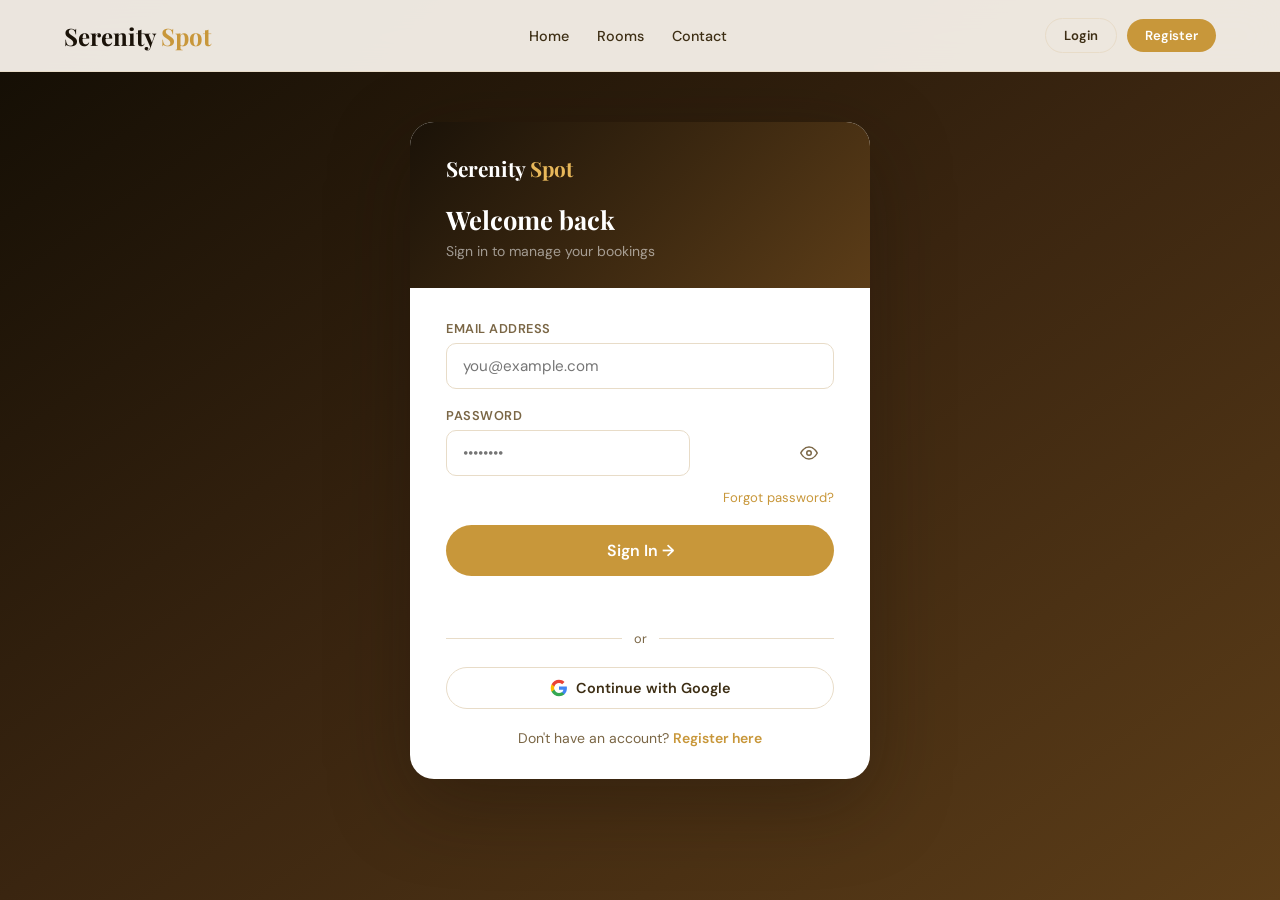
<file: admin.html>
<!DOCTYPE html>
<html lang="en">
<head>
<meta charset="UTF-8">
<meta name="viewport" content="width=device-width, initial-scale=1.0">
<title>Admin Dashboard - Serenity Spot</title>
<link href="https://fonts.googleapis.com/css2?family=Playfair+Display:wght@400;600;700&family=DM+Sans:wght@300;400;500;600&display=swap" rel="stylesheet">
<style>
:root{
  --gold:#C8973A;--gold-light:#E8B85A;--gold-pale:rgba(200,151,58,.1);
  --dark:#1A1208;--text:#3D2E14;--muted:#7A6645;
  --white:#fff;--cream:#F9F4EC;--border:#E8DCC8;
  --sidebar-bg:#151008;--sidebar-border:rgba(255,255,255,.07);
  --success:#2A7A50;--error:#C0392B;--info:#1B5FAB;
  --shadow:0 4px 24px rgba(26,18,8,.10);--shadow-md:0 8px 32px rgba(26,18,8,.13);
  --radius:14px;--radius-sm:10px;
}
*{margin:0;padding:0;box-sizing:border-box;}
body{font-family:'DM Sans',sans-serif;background:var(--cream);color:var(--text);display:flex;min-height:100vh;}

/* SIDEBAR */
.sidebar{width:240px;min-height:100vh;background:var(--sidebar-bg);display:flex;flex-direction:column;position:fixed;left:0;top:0;bottom:0;z-index:100;transition:transform .3s;}
.sb-logo{padding:22px 20px;border-bottom:1px solid var(--sidebar-border);}
.sb-logo .logo-text{font-family:'Playfair Display',serif;font-size:1.2rem;font-weight:700;color:#fff;}
.sb-logo .logo-text span{color:var(--gold-light);}
.sb-logo p{font-size:.65rem;color:rgba(255,255,255,.3);text-transform:uppercase;letter-spacing:.8px;margin-top:2px;}
.sb-nav{flex:1;padding:12px 0;overflow-y:auto;}
.sb-section{font-size:.6rem;text-transform:uppercase;letter-spacing:1.5px;color:rgba(255,255,255,.22);padding:16px 20px 6px;font-weight:700;}
.sb-item{display:flex;align-items:center;gap:12px;padding:11px 20px;color:rgba(255,255,255,.5);font-size:.875rem;font-weight:500;cursor:pointer;transition:all .2s;border:none;background:none;width:100%;text-align:left;border-left:3px solid transparent;}
.sb-item:hover{background:rgba(255,255,255,.05);color:rgba(255,255,255,.85);}
.sb-item.active{background:rgba(200,151,58,.12);color:var(--gold-light);border-left:3px solid var(--gold);}
.sb-item .ico{width:18px;display:flex;justify-content:center;flex-shrink:0;}
.sb-badge{margin-left:auto;background:var(--gold);color:#fff;font-size:.62rem;font-weight:700;padding:2px 7px;border-radius:10px;}
.sb-footer{padding:16px 20px;border-top:1px solid var(--sidebar-border);}
.sb-user{display:flex;align-items:center;gap:10px;}
.sb-avatar{width:34px;height:34px;border-radius:50%;background:linear-gradient(135deg,var(--gold),#b5832a);display:flex;align-items:center;justify-content:center;font-weight:700;color:#fff;font-size:.85rem;flex-shrink:0;}
.sb-user-info p{font-size:.82rem;color:#fff;font-weight:600;}
.sb-user-info span{font-size:.68rem;color:rgba(255,255,255,.35);}
.sb-logout{margin-left:auto;background:none;border:none;color:rgba(255,255,255,.3);cursor:pointer;transition:color .2s;display:flex;align-items:center;}
.sb-logout:hover{color:rgba(255,255,255,.7);}
.sb-overlay{display:none;position:fixed;inset:0;background:rgba(0,0,0,.4);z-index:99;}
.sb-overlay.open{display:block;}

/* MAIN */
.main{margin-left:240px;flex:1;min-height:100vh;display:flex;flex-direction:column;}
.topbar{height:64px;background:var(--white);border-bottom:1px solid var(--border);display:flex;align-items:center;justify-content:space-between;padding:0 32px;position:sticky;top:0;z-index:50;}
.topbar-title{font-family:'Playfair Display',serif;font-size:1.2rem;font-weight:700;color:var(--dark);}
.topbar-right{display:flex;align-items:center;gap:14px;}
.notif-btn{background:none;border:none;color:var(--muted);cursor:pointer;display:flex;align-items:center;padding:6px;position:relative;}
.notif-dot{position:absolute;top:4px;right:4px;width:8px;height:8px;border-radius:50%;background:var(--error);border:2px solid var(--white);}
.mob-menu-btn{display:none;background:none;border:none;color:var(--dark);cursor:pointer;}
.content{padding:28px 32px;flex:1;}
.panel{display:none;} .panel.active{display:block;}

/* STATS */
.stats-grid{display:grid;grid-template-columns:repeat(auto-fill,minmax(185px,1fr));gap:16px;margin-bottom:28px;}
.stat-card{background:var(--white);border:1px solid var(--border);border-radius:var(--radius);padding:20px;transition:all .25s;position:relative;overflow:hidden;cursor:pointer;}
.stat-card::before{content:'';position:absolute;top:0;left:0;right:0;height:3px;background:var(--gold);}
.stat-card:hover{transform:translateY(-3px);box-shadow:var(--shadow-md);}
.stat-card .ico{font-size:1.4rem;margin-bottom:12px;}
.stat-card .val{font-family:'Playfair Display',serif;font-size:1.8rem;font-weight:700;color:var(--dark);margin-bottom:4px;line-height:1;}
.stat-card .lbl{font-size:.72rem;color:var(--muted);text-transform:uppercase;letter-spacing:.5px;font-weight:700;}
.stat-card .chg{font-size:.72rem;margin-top:8px;}
.chg.up{color:var(--success);} .chg.dn{color:var(--error);}

/* TABLE */
.table-card{background:var(--white);border:1px solid var(--border);border-radius:var(--radius);overflow:hidden;margin-bottom:24px;}
.tc-head{padding:18px 22px;display:flex;align-items:center;justify-content:space-between;border-bottom:1px solid var(--border);gap:12px;flex-wrap:wrap;}
.tc-head h3{font-family:'Playfair Display',serif;font-size:1rem;color:var(--dark);}
.tc-filters{display:flex;gap:6px;flex-wrap:wrap;}
.filter-btn{padding:5px 14px;border-radius:20px;border:1.5px solid var(--border);background:var(--white);font-size:.78rem;font-weight:600;color:var(--muted);cursor:pointer;transition:all .2s;font-family:'DM Sans',sans-serif;}
.filter-btn.active,.filter-btn:hover{border-color:var(--gold);color:var(--gold);background:var(--gold-pale);}
.table-wrap{overflow-x:auto;}
table{width:100%;border-collapse:collapse;}
thead th{background:var(--cream);padding:11px 16px;text-align:left;font-size:.7rem;text-transform:uppercase;letter-spacing:.5px;color:var(--muted);font-weight:700;border-bottom:1px solid var(--border);white-space:nowrap;}
tbody td{padding:12px 16px;font-size:.865rem;border-bottom:1px solid var(--border);vertical-align:middle;}
tbody tr:last-child td{border-bottom:none;}
tbody tr{cursor:pointer;transition:background .15s;}
tbody tr:hover td{background:var(--cream);}
.td-id{font-weight:700;color:var(--gold);font-size:.82rem;}

/* BADGES */
.badge{display:inline-flex;align-items:center;gap:4px;padding:3px 10px;border-radius:20px;font-size:.7rem;font-weight:700;}
.b-green{background:#e8f8ee;color:var(--success);}
.b-gold{background:var(--gold-pale);color:var(--gold);}
.b-red{background:#fde8e8;color:var(--error);}
.b-blue{background:#e8f0fb;color:var(--info);}
.b-gray{background:rgba(122,102,69,.1);color:var(--muted);}

/* BUTTONS */
.btn{display:inline-flex;align-items:center;gap:6px;border-radius:40px;font-weight:600;font-size:.82rem;transition:all .2s;border:none;cursor:pointer;padding:7px 16px;font-family:'DM Sans',sans-serif;}
.btn-primary{background:var(--gold);color:#fff;}
.btn-primary:hover{background:#b5832a;}
.btn-ghost{background:transparent;border:1.5px solid var(--border);color:var(--text);}
.btn-ghost:hover{border-color:var(--gold);color:var(--gold);}
.btn-danger{background:transparent;border:1.5px solid var(--error);color:var(--error);}
.btn-danger:hover{background:var(--error);color:#fff;}
.btn-success{background:transparent;border:1.5px solid var(--success);color:var(--success);}
.btn-success:hover{background:var(--success);color:#fff;}
.btn-sm{padding:5px 12px;font-size:.73rem;}

/* ROOMS */
.rooms-mgmt-grid{display:grid;grid-template-columns:repeat(auto-fill,minmax(280px,1fr));gap:18px;}
.rmc{background:var(--white);border:1px solid var(--border);border-radius:var(--radius);overflow:hidden;transition:all .25s;cursor:pointer;}
.rmc:hover{transform:translateY(-4px);box-shadow:var(--shadow-md);}
.rmc-img{height:160px;position:relative;overflow:hidden;}
.rmc-img img{width:100%;height:100%;object-fit:cover;transition:transform .4s;}
.rmc:hover .rmc-img img{transform:scale(1.05);}
.rmc-avail{position:absolute;top:10px;right:10px;font-size:.68rem;font-weight:700;padding:3px 9px;border-radius:10px;}
.rmc-body{padding:16px;}
.rmc-name{font-family:'Playfair Display',serif;font-size:1rem;color:var(--dark);margin-bottom:4px;}
.rmc-type{font-size:.7rem;color:var(--gold);text-transform:uppercase;letter-spacing:.8px;font-weight:700;margin-bottom:8px;}
.rmc-meta{display:flex;justify-content:space-between;font-size:.8rem;color:var(--muted);margin-bottom:12px;}
.rmc-price{font-weight:700;color:var(--dark);}
.rmc-actions{display:flex;gap:6px;flex-wrap:wrap;}

/* REVIEW / MESSAGE CARDS */
.rev-card{background:var(--white);border:1px solid var(--border);border-radius:var(--radius);padding:20px;margin-bottom:14px;cursor:pointer;transition:all .2s;}
.rev-card:hover{box-shadow:var(--shadow);transform:translateX(3px);}
.msg-card{background:var(--white);border:1px solid var(--border);border-radius:var(--radius-sm);padding:18px 20px;margin-bottom:12px;cursor:pointer;transition:all .2s;}
.msg-card.unread{border-left:4px solid var(--gold);}
.msg-card:hover{box-shadow:var(--shadow);transform:translateX(3px);}

/* MODAL */
.modal-overlay{display:none;position:fixed;inset:0;z-index:300;background:rgba(0,0,0,.55);backdrop-filter:blur(6px);align-items:flex-start;justify-content:center;padding:48px 16px;overflow-y:auto;}
.modal-overlay.open{display:flex;}
.modal{background:var(--white);border-radius:20px;padding:32px;width:90%;max-width:580px;position:relative;}
.modal-title{font-family:'Playfair Display',serif;font-size:1.25rem;color:var(--dark);margin-bottom:24px;display:flex;justify-content:space-between;align-items:center;}
.modal-close{background:none;border:none;color:var(--muted);cursor:pointer;display:flex;align-items:center;padding:4px;}
.modal-close:hover{color:var(--dark);}
.form-group{display:flex;flex-direction:column;gap:6px;margin-bottom:14px;}
.form-group label{font-size:.7rem;font-weight:700;text-transform:uppercase;letter-spacing:.5px;color:var(--muted);}
.form-control{padding:11px 14px;border-radius:10px;border:1.5px solid var(--border);background:var(--white);font-size:.9rem;color:var(--dark);outline:none;transition:border-color .2s;font-family:'DM Sans',sans-serif;width:100%;}
.form-control:focus{border-color:var(--gold);}
.two-col-form{display:grid;grid-template-columns:1fr 1fr;gap:14px;}
.detail-row{display:flex;justify-content:space-between;align-items:flex-start;padding:10px 0;border-bottom:1px solid var(--border);font-size:.875rem;}
.detail-row:last-child{border-bottom:none;}
.detail-row .key{color:var(--muted);font-size:.73rem;text-transform:uppercase;letter-spacing:.4px;font-weight:700;flex-shrink:0;padding-right:12px;}
.detail-row .val{font-weight:600;color:var(--dark);text-align:right;}

/* SETTINGS */
.settings-section{background:var(--white);border:1px solid var(--border);border-radius:var(--radius);padding:28px;margin-bottom:20px;}
.settings-section h3{font-family:'Playfair Display',serif;font-size:1rem;color:var(--dark);margin-bottom:20px;padding-bottom:12px;border-bottom:1px solid var(--border);}
.setting-row{display:flex;align-items:center;justify-content:space-between;padding:12px 0;border-bottom:1px solid var(--border);}
.setting-row:last-child{border-bottom:none;}
.setting-info h4{font-size:.88rem;font-weight:600;color:var(--dark);margin-bottom:2px;}
.setting-info p{font-size:.78rem;color:var(--muted);}
.toggle{position:relative;width:44px;height:24px;flex-shrink:0;}
.toggle input{opacity:0;width:0;height:0;}
.toggle-track{position:absolute;inset:0;background:var(--border);border-radius:24px;cursor:pointer;transition:.3s;}
.toggle input:checked+.toggle-track{background:var(--gold);}
.toggle-track::before{content:'';position:absolute;height:18px;width:18px;left:3px;top:3px;background:#fff;border-radius:50%;transition:.3s;}
.toggle input:checked+.toggle-track::before{transform:translateX(20px);}

/* TOAST */
.toast{position:fixed;bottom:24px;right:24px;z-index:500;background:var(--dark);color:#fff;padding:14px 20px;border-radius:12px;font-size:.875rem;display:none;align-items:center;gap:10px;box-shadow:var(--shadow-md);max-width:340px;}
.toast.show{display:flex;animation:slideIn .3s ease;}
.toast.success .t-icon{color:#34a865;}
.toast.error .t-icon{color:var(--error);}
@keyframes slideIn{from{transform:translateY(20px);opacity:0}to{transform:translateY(0);opacity:1}}

/* EMPTY */
.empty-state{text-align:center;padding:60px 20px;color:var(--muted);}
.empty-state .e-icon{font-size:2rem;margin-bottom:12px;}
.empty-state h4{font-family:'Playfair Display',serif;font-size:1.1rem;color:var(--dark);margin-bottom:6px;}

/* LIVE DOT */
@keyframes pulse{0%,100%{opacity:1}50%{opacity:.4}}
.live-dot{width:8px;height:8px;border-radius:50%;background:#34a865;display:inline-block;animation:pulse 2s infinite;margin-right:6px;vertical-align:middle;}

/* RESPONSIVE */
@media(max-width:900px){
  .sidebar{transform:translateX(-100%);}
  .sidebar.open{transform:translateX(0);}
  .main{margin-left:0;}
  .mob-menu-btn{display:flex;}
  .two-col-form{grid-template-columns:1fr;}
  .stats-grid{grid-template-columns:repeat(2,1fr);}
}
@media(max-width:520px){
  .stats-grid{grid-template-columns:1fr;}
  .content{padding:16px;}
  .topbar{padding:0 16px;}
}
</style>
</head>
<body>

<!-- SIDEBAR -->
<aside class="sidebar" id="sidebar">
  <div class="sb-logo">
    <div class="logo-text">Serenity <span>Spot</span></div>
    <p>Admin Panel</p>
  </div>
  <nav class="sb-nav">
    <div class="sb-section">Main</div>
    <button class="sb-item active" id="nav-dashboard" onclick="showPanel('dashboard',this)">
      <span class="ico"><svg width="16" height="16" viewBox="0 0 24 24" fill="none" stroke="currentColor" stroke-width="2" stroke-linecap="round" stroke-linejoin="round"><rect x="3" y="3" width="7" height="7"/><rect x="14" y="3" width="7" height="7"/><rect x="14" y="14" width="7" height="7"/><rect x="3" y="14" width="7" height="7"/></svg></span> Dashboard
    </button>
    <button class="sb-item" id="nav-rooms" onclick="showPanel('rooms',this)">
      <span class="ico"><svg width="16" height="16" viewBox="0 0 24 24" fill="none" stroke="currentColor" stroke-width="2" stroke-linecap="round" stroke-linejoin="round"><path d="M3 9l9-7 9 7v11a2 2 0 0 1-2 2H5a2 2 0 0 1-2-2z"/><polyline points="9 22 9 12 15 12 15 22"/></svg></span> Rooms
    </button>
    <button class="sb-item" id="nav-bookings" onclick="showPanel('bookings',this)">
      <span class="ico"><svg width="16" height="16" viewBox="0 0 24 24" fill="none" stroke="currentColor" stroke-width="2" stroke-linecap="round" stroke-linejoin="round"><path d="M14 2H6a2 2 0 0 0-2 2v16a2 2 0 0 0 2 2h12a2 2 0 0 0 2-2V8z"/><polyline points="14 2 14 8 20 8"/><line x1="16" y1="13" x2="8" y2="13"/><line x1="16" y1="17" x2="8" y2="17"/><polyline points="10 9 9 9 8 9"/></svg></span> Bookings
      <span class="sb-badge" id="pendingBadge" style="display:none">0</span>
    </button>
    <button class="sb-item" id="nav-payments" onclick="showPanel('payments',this)">
      <span class="ico"><svg width="16" height="16" viewBox="0 0 24 24" fill="none" stroke="currentColor" stroke-width="2" stroke-linecap="round" stroke-linejoin="round"><rect x="1" y="4" width="22" height="16" rx="2" ry="2"/><line x1="1" y1="10" x2="23" y2="10"/></svg></span> Payments
    </button>
    <button class="sb-item" id="nav-reviews" onclick="showPanel('reviews',this)">
      <span class="ico"><svg width="16" height="16" viewBox="0 0 24 24" fill="none" stroke="currentColor" stroke-width="2" stroke-linecap="round" stroke-linejoin="round"><polygon points="12 2 15.09 8.26 22 9.27 17 14.14 18.18 21.02 12 17.77 5.82 21.02 7 14.14 2 9.27 8.91 8.26 12 2"/></svg></span> Reviews
      <span class="sb-badge" id="reviewBadge" style="display:none">0</span>
    </button>
    <button class="sb-item" id="nav-messages" onclick="showPanel('messages',this)">
      <span class="ico"><svg width="16" height="16" viewBox="0 0 24 24" fill="none" stroke="currentColor" stroke-width="2" stroke-linecap="round" stroke-linejoin="round"><path d="M4 4h16c1.1 0 2 .9 2 2v12c0 1.1-.9 2-2 2H4c-1.1 0-2-.9-2-2V6c0-1.1.9-2 2-2z"/><polyline points="22,6 12,13 2,6"/></svg></span> Messages
      <span class="sb-badge" id="msgBadge" style="display:none">0</span>
    </button>
    <button class="sb-item" id="nav-guests" onclick="showPanel('guests',this)">
      <span class="ico"><svg width="16" height="16" viewBox="0 0 24 24" fill="none" stroke="currentColor" stroke-width="2" stroke-linecap="round" stroke-linejoin="round"><path d="M17 21v-2a4 4 0 0 0-4-4H5a4 4 0 0 0-4 4v2"/><circle cx="9" cy="7" r="4"/><path d="M23 21v-2a4 4 0 0 0-3-3.87"/><path d="M16 3.13a4 4 0 0 1 0 7.75"/></svg></span> Guests
    </button>
    <div class="sb-section">System</div>
    <button class="sb-item" id="nav-settings" onclick="showPanel('settings',this)">
      <span class="ico"><svg width="16" height="16" viewBox="0 0 24 24" fill="none" stroke="currentColor" stroke-width="2" stroke-linecap="round" stroke-linejoin="round"><circle cx="12" cy="12" r="3"/><path d="M19.4 15a1.65 1.65 0 0 0 .33 1.82l.06.06a2 2 0 0 1-2.83 2.83l-.06-.06a1.65 1.65 0 0 0-1.82-.33 1.65 1.65 0 0 0-1 1.51V21a2 2 0 0 1-4 0v-.09A1.65 1.65 0 0 0 9 19.4a1.65 1.65 0 0 0-1.82.33l-.06.06a2 2 0 0 1-2.83-2.83l.06-.06A1.65 1.65 0 0 0 4.68 15a1.65 1.65 0 0 0-1.51-1H3a2 2 0 0 1 0-4h.09A1.65 1.65 0 0 0 4.6 9a1.65 1.65 0 0 0-.33-1.82l-.06-.06a2 2 0 0 1 2.83-2.83l.06.06A1.65 1.65 0 0 0 9 4.68a1.65 1.65 0 0 0 1-1.51V3a2 2 0 0 1 4 0v.09a1.65 1.65 0 0 0 1 1.51 1.65 1.65 0 0 0 1.82-.33l.06-.06a2 2 0 0 1 2.83 2.83l-.06.06A1.65 1.65 0 0 0 19.4 9a1.65 1.65 0 0 0 1.51 1H21a2 2 0 0 1 0 4h-.09a1.65 1.65 0 0 0-1.51 1z"/></svg></span> Settings
    </button>
  </nav>
  <div class="sb-footer">
    <div class="sb-user">
      <div class="sb-avatar" id="sbAvatar">A</div>
      <div class="sb-user-info">
        <p id="sbName">Admin</p>
        <span id="sbEmail">Administrator</span>
      </div>
      <button class="sb-logout" onclick="doLogout()" title="Logout">
        <svg width="16" height="16" viewBox="0 0 24 24" fill="none" stroke="currentColor" stroke-width="2" stroke-linecap="round" stroke-linejoin="round"><path d="M9 21H5a2 2 0 0 1-2-2V5a2 2 0 0 1 2-2h4"/><polyline points="16 17 21 12 16 7"/><line x1="21" y1="12" x2="9" y2="12"/></svg>
      </button>
    </div>
  </div>
</aside>
<div class="sb-overlay" id="sbOverlay" onclick="closeSidebar()"></div>

<!-- MAIN -->
<div class="main">
  <div class="topbar">
    <div style="display:flex;align-items:center;gap:14px">
      <button class="mob-menu-btn" onclick="openSidebar()"><svg width="22" height="22" viewBox="0 0 24 24" fill="none" stroke="currentColor" stroke-width="2" stroke-linecap="round" stroke-linejoin="round"><line x1="3" y1="12" x2="21" y2="12"/><line x1="3" y1="6" x2="21" y2="6"/><line x1="3" y1="18" x2="21" y2="18"/></svg></button>
      <span class="topbar-title" id="topbarTitle">Dashboard</span>
    </div>
    <div class="topbar-right">
      <span style="font-size:.75rem;color:var(--muted)"><span class="live-dot"></span>Live</span>
      <button class="notif-btn" onclick="showPanel('messages',document.getElementById('nav-messages'))" title="Messages">
        <svg width="20" height="20" viewBox="0 0 24 24" fill="none" stroke="currentColor" stroke-width="2" stroke-linecap="round" stroke-linejoin="round"><path d="M18 8A6 6 0 0 0 6 8c0 7-3 9-3 9h18s-3-2-3-9"/><path d="M13.73 21a2 2 0 0 1-3.46 0"/></svg>
        <span class="notif-dot" id="notifDot" style="display:none"></span>
      </button>
      <a href="index.html" class="btn btn-ghost btn-sm">← View Site</a>
    </div>
  </div>

  <div class="content">

    <!-- DASHBOARD -->
    <div class="panel active" id="p-dashboard">
      <div class="stats-grid" id="statsGrid">
        <div style="grid-column:1/-1;text-align:center;padding:40px;color:var(--muted)">Loading dashboard…</div>
      </div>
      <div class="table-card">
        <div class="tc-head">
          <h3>Recent Bookings</h3>
          <button class="btn btn-ghost btn-sm" onclick="showPanel('bookings',document.getElementById('nav-bookings'))">View All →</button>
        </div>
        <div class="table-wrap">
          <table>
            <thead><tr><th>ID</th><th>Guest</th><th>Room</th><th>Check-in</th><th>Total</th><th>Status</th></tr></thead>
            <tbody id="recentBookings"><tr><td colspan="6" style="text-align:center;color:var(--muted);padding:30px">Loading…</td></tr></tbody>
          </table>
        </div>
      </div>
    </div>

    <!-- ROOMS -->
    <div class="panel" id="p-rooms">
      <div style="display:flex;justify-content:space-between;align-items:center;margin-bottom:20px;flex-wrap:wrap;gap:12px">
        <h2 style="font-family:'Playfair Display',serif;font-size:1.3rem;color:var(--dark)">Room Management</h2>
        <button class="btn btn-primary" onclick="openAddRoom()"><svg width="15" height="15" viewBox="0 0 24 24" fill="none" stroke="currentColor" stroke-width="2.5" stroke-linecap="round" stroke-linejoin="round"><line x1="12" y1="5" x2="12" y2="19"/><line x1="5" y1="12" x2="19" y2="12"/></svg> Add Room</button>
      </div>
      <div class="rooms-mgmt-grid" id="roomsMgmtGrid"></div>
    </div>

    <!-- BOOKINGS -->
    <div class="panel" id="p-bookings">
      <div class="table-card">
        <div class="tc-head">
          <h3>All Bookings</h3>
          <div class="tc-filters">
            <button class="filter-btn active" onclick="filterBookings(null,this)">All</button>
            <button class="filter-btn" onclick="filterBookings('pending',this)">Pending</button>
            <button class="filter-btn" onclick="filterBookings('confirmed',this)">Confirmed</button>
            <button class="filter-btn" onclick="filterBookings('cancelled',this)">Cancelled</button>
            <button class="filter-btn" onclick="filterBookings('completed',this)">Completed</button>
          </div>
        </div>
        <div class="table-wrap">
          <table>
            <thead><tr><th>ID</th><th>Guest</th><th>Room</th><th>Dates</th><th>Nights</th><th>Total</th><th>Status</th><th>Actions</th></tr></thead>
            <tbody id="allBookings"><tr><td colspan="8" style="text-align:center;color:var(--muted);padding:30px">Loading…</td></tr></tbody>
          </table>
        </div>
      </div>
    </div>

    <!-- PAYMENTS -->
    <div class="panel" id="p-payments">
      <div class="table-card">
        <div class="tc-head">
          <h3>Payment Transactions</h3>
          <div class="tc-filters">
            <button class="filter-btn active" onclick="filterPayments(null,this)">All</button>
            <button class="filter-btn" onclick="filterPayments('confirmed',this)">Paid</button>
            <button class="filter-btn" onclick="filterPayments('pending',this)">Pending</button>
          </div>
        </div>
        <div class="table-wrap">
          <table>
            <thead><tr><th>Booking ID</th><th>Guest</th><th>Room</th><th>Amount</th><th>Check-in</th><th>Status</th></tr></thead>
            <tbody id="payTable"><tr><td colspan="6" style="text-align:center;color:var(--muted);padding:30px">Loading…</td></tr></tbody>
          </table>
        </div>
      </div>
    </div>

    <!-- REVIEWS -->
    <div class="panel" id="p-reviews">
      <div style="display:flex;justify-content:space-between;align-items:center;margin-bottom:20px;flex-wrap:wrap;gap:12px">
        <h2 style="font-family:'Playfair Display',serif;font-size:1.3rem;color:var(--dark)">Guest Reviews</h2>
        <div class="tc-filters">
          <button class="filter-btn active" onclick="filterReviews(null,this)">All</button>
          <button class="filter-btn" onclick="filterReviews('pending',this)">Pending</button>
          <button class="filter-btn" onclick="filterReviews('approved',this)">Approved</button>
          <button class="filter-btn" onclick="filterReviews('flagged',this)">Flagged</button>
        </div>
      </div>
      <div id="reviewsList"></div>
    </div>

    <!-- MESSAGES -->
    <div class="panel" id="p-messages">
      <div style="display:flex;justify-content:space-between;align-items:center;margin-bottom:20px;flex-wrap:wrap;gap:12px">
        <h2 style="font-family:'Playfair Display',serif;font-size:1.3rem;color:var(--dark)">Contact Messages</h2>
        <div style="display:flex;align-items:center;gap:12px;flex-wrap:wrap">
          <label style="display:flex;align-items:center;gap:8px;font-size:.85rem;cursor:pointer">
            <input type="checkbox" id="unreadOnly" onchange="loadMessages()" style="accent-color:var(--gold)"> Unread only
          </label>
          <button class="btn btn-ghost btn-sm" onclick="markAllRead()">Mark all read</button>
        </div>
      </div>
      <div id="messagesList"></div>
    </div>

    <!-- GUESTS -->
    <div class="panel" id="p-guests">
      <div class="table-card">
        <div class="tc-head">
          <h3>Registered Guests</h3>
          <input type="text" placeholder="Search…" oninput="searchGuests(this.value)"
            style="padding:7px 14px;border-radius:20px;border:1.5px solid var(--border);font-family:'DM Sans',sans-serif;font-size:.82rem;outline:none;min-width:180px">
        </div>
        <div class="table-wrap">
          <table>
            <thead><tr><th>Name</th><th>Email</th><th>Phone</th><th>Role</th><th>Joined</th><th>Actions</th></tr></thead>
            <tbody id="guestTable"><tr><td colspan="6" style="text-align:center;color:var(--muted);padding:30px">Loading…</td></tr></tbody>
          </table>
        </div>
      </div>
    </div>

    <!-- SETTINGS -->
    <div class="panel" id="p-settings">
      <div class="settings-section">
        <h3>Property Information</h3>
        <div class="two-col-form">
          <div class="form-group"><label>Property Name</label><input class="form-control" value="Serenity Spot"></div>
          <div class="form-group"><label>Phone</label><input class="form-control" value="+254 743 788 467"></div>
          <div class="form-group"><label>Email</label><input class="form-control" value="serenityspotbookings@gmail.com"></div>
          <div class="form-group"><label>Location</label><input class="form-control" value="Kisii Town, Kenya"></div>
        </div>
        <div class="form-group" style="margin-top:6px"><label>WhatsApp Number</label><input class="form-control" value="254743788467"></div>
        <button class="btn btn-primary" style="margin-top:14px" onclick="toast('Settings saved','success')">Save Changes</button>
      </div>
      <div class="settings-section">
        <h3>Notifications</h3>
        <div class="setting-row">
          <div class="setting-info"><h4>New Booking Alerts</h4><p>Notify when a new booking is made</p></div>
          <label class="toggle"><input type="checkbox" checked><span class="toggle-track"></span></label>
        </div>
        <div class="setting-row">
          <div class="setting-info"><h4>Payment Confirmations</h4><p>M-Pesa payment confirmation alerts</p></div>
          <label class="toggle"><input type="checkbox" checked><span class="toggle-track"></span></label>
        </div>
        <div class="setting-row">
          <div class="setting-info"><h4>Review Notifications</h4><p>Alert when a new review is submitted</p></div>
          <label class="toggle"><input type="checkbox"><span class="toggle-track"></span></label>
        </div>
      </div>
      <div class="settings-section">
        <h3>Session</h3>
        <div class="setting-row">
          <div class="setting-info"><h4>Logged in as</h4><p id="sessionInfo">&mdash;</p></div>
          <button class="btn btn-danger btn-sm" onclick="doLogout()">Sign Out</button>
        </div>
        <div class="setting-row">
          <div class="setting-info"><h4>Auto-refresh</h4><p>Refresh stats every 30 seconds</p></div>
          <label class="toggle"><input type="checkbox" id="autoRefreshToggle" checked onchange="toggleAutoRefresh(this.checked)"><span class="toggle-track"></span></label>
        </div>
      </div>
    </div>

  </div><!-- /content -->
</div><!-- /main -->

<!-- ADD/EDIT ROOM MODAL -->
<div class="modal-overlay" id="addRoomModal">
  <div class="modal">
    <div class="modal-title">
      <span id="roomModalTitle">Add New Room</span>
      <button class="modal-close" onclick="closeModal('addRoomModal')"><svg width="20" height="20" viewBox="0 0 24 24" fill="none" stroke="currentColor" stroke-width="2" stroke-linecap="round" stroke-linejoin="round"><line x1="18" y1="6" x2="6" y2="18"/><line x1="6" y1="6" x2="18" y2="18"/></svg></button>
    </div>
    <input type="hidden" id="editRoomId">
    <div class="two-col-form">
      <div class="form-group"><label>Room Name</label><input class="form-control" id="mName" placeholder="e.g. Sunset Loft"></div>
      <div class="form-group"><label>Type</label>
        <select class="form-control" id="mType"><option>Studio</option><option>1 Bedroom</option><option>2 Bedroom</option><option>3 Bedroom</option><option>Suite</option></select>
      </div>
      <div class="form-group"><label>Price / Night (KES)</label><input class="form-control" id="mPrice" type="number" placeholder="3500"></div>
      <div class="form-group"><label>Max Guests</label><input class="form-control" id="mGuests" type="number" placeholder="2" min="1" max="10"></div>
    </div>
    <div class="form-group"><label>Image URL</label><input class="form-control" id="mImg" placeholder="https://images.unsplash.com/…"></div>
    <div class="form-group"><label>Short Description</label><textarea class="form-control" id="mDesc" style="min-height:70px" placeholder="Brief room description…"></textarea></div>
    <div class="form-group"><label>Amenities (comma separated)</label><input class="form-control" id="mAmen" placeholder="WiFi, AC, TV, Kitchen"></div>
    <div style="display:flex;gap:10px;margin-top:8px">
      <button class="btn btn-primary" onclick="saveRoom()">Save Room</button>
      <button class="btn btn-ghost" onclick="closeModal('addRoomModal')">Cancel</button>
    </div>
  </div>
</div>

<!-- BOOKING DETAIL MODAL -->
<div class="modal-overlay" id="bookingModal">
  <div class="modal">
    <div class="modal-title">Booking Details <button class="modal-close" onclick="closeModal('bookingModal')"><svg width="20" height="20" viewBox="0 0 24 24" fill="none" stroke="currentColor" stroke-width="2" stroke-linecap="round" stroke-linejoin="round"><line x1="18" y1="6" x2="6" y2="18"/><line x1="6" y1="6" x2="18" y2="18"/></svg></button></div>
    <div id="bookingModalBody"></div>
  </div>
</div>

<!-- REVIEW DETAIL MODAL -->
<div class="modal-overlay" id="reviewModal">
  <div class="modal">
    <div class="modal-title">Review Details <button class="modal-close" onclick="closeModal('reviewModal')"><svg width="20" height="20" viewBox="0 0 24 24" fill="none" stroke="currentColor" stroke-width="2" stroke-linecap="round" stroke-linejoin="round"><line x1="18" y1="6" x2="6" y2="18"/><line x1="6" y1="6" x2="18" y2="18"/></svg></button></div>
    <div id="reviewModalBody"></div>
  </div>
</div>

<!-- MESSAGE DETAIL MODAL -->
<div class="modal-overlay" id="messageModal">
  <div class="modal">
    <div class="modal-title">Message Details <button class="modal-close" onclick="closeModal('messageModal')"><svg width="20" height="20" viewBox="0 0 24 24" fill="none" stroke="currentColor" stroke-width="2" stroke-linecap="round" stroke-linejoin="round"><line x1="18" y1="6" x2="6" y2="18"/><line x1="6" y1="6" x2="18" y2="18"/></svg></button></div>
    <div id="messageModalBody"></div>
  </div>
</div>

<!-- ROOM DETAIL MODAL -->
<div class="modal-overlay" id="roomModal">
  <div class="modal">
    <div class="modal-title">Room Details <button class="modal-close" onclick="closeModal('roomModal')"><svg width="20" height="20" viewBox="0 0 24 24" fill="none" stroke="currentColor" stroke-width="2" stroke-linecap="round" stroke-linejoin="round"><line x1="18" y1="6" x2="6" y2="18"/><line x1="6" y1="6" x2="18" y2="18"/></svg></button></div>
    <div id="roomModalBody"></div>
  </div>
</div>

<!-- TOAST -->
<div class="toast" id="adminToast">
  <span class="t-icon" id="toastIcon"><svg width="12" height="12" viewBox="0 0 24 24" fill="none" stroke="currentColor" stroke-width="3" stroke-linecap="round" stroke-linejoin="round"><polyline points="20 6 9 17 4 12"/></svg></span>
  <span id="toastMsg"></span>
</div>

<script>
const API_BASE = (window.location.hostname==='localhost'||window.location.hostname==='127.0.0.1')
  ? 'http://localhost:8000'
  : 'https://serenity-spot-production.up.railway.app';

/* ── AUTH GUARD ─────────────────────────────────────────────── */
const token   = localStorage.getItem('ss_token');
const userStr = localStorage.getItem('ss_user');
const user    = (() => { try { return JSON.parse(userStr); } catch(e) { return null; } })();

if (!token || !user)            { window.location = 'login.html'; }
else if (user.role !== 'admin') { window.location = 'index.html'; }

/* ── SESSION INFO ───────────────────────────────────────────── */
if (user) {
  const name = user.name || user.email || 'Admin';
  document.getElementById('sbName').textContent   = name.split(' ')[0];
  document.getElementById('sbAvatar').textContent = name[0].toUpperCase();
  document.getElementById('sbEmail').textContent  = user.email || '';
  document.getElementById('sessionInfo').textContent = `${name} (${user.email || ''})`;
}
const authHeaders = { 'Authorization': `Bearer ${token}`, 'Content-Type': 'application/json' };

/* ── HELPERS ────────────────────────────────────────────────── */
function fmtKES(n)   { return 'KES ' + Number(n || 0).toLocaleString(); }
function fmtDate(d)  { return d ? new Date(d).toLocaleDateString('en-KE',{day:'numeric',month:'short',year:'numeric'}) : '—'; }
function fmtDT(d)    { return d ? new Date(d).toLocaleString('en-KE',{day:'numeric',month:'short',hour:'2-digit',minute:'2-digit'}) : '—'; }

function badge(s) {
  const map = { confirmed:'b-green', pending:'b-gold', cancelled:'b-red', completed:'b-blue',
                paid:'b-green', failed:'b-red', approved:'b-green', flagged:'b-red',
                admin:'b-gold', guest:'b-gray' };
  return `<span class="badge ${map[s]||'b-gray'}">${s||'—'}</span>`;
}

function safeJSON(obj) {
  return JSON.stringify(obj).replace(/"/g, '&quot;');
}

/* ── PANEL SWITCH ───────────────────────────────────────────── */
const panelTitles = { dashboard:'Dashboard', rooms:'Rooms', bookings:'Bookings',
                      payments:'Payments', reviews:'Reviews', messages:'Messages',
                      guests:'Guests', settings:'Settings' };

function showPanel(id, btn) {
  document.querySelectorAll('.panel').forEach(p => p.classList.remove('active'));
  document.querySelectorAll('.sb-item').forEach(b => b.classList.remove('active'));
  document.getElementById('p-' + id).classList.add('active');
  if (btn) btn.classList.add('active');
  document.getElementById('topbarTitle').textContent = panelTitles[id] || '';
  closeSidebar();
  if (id === 'rooms')    loadRooms();
  if (id === 'bookings') loadBookings();
  if (id === 'payments') loadPayments();
  if (id === 'reviews')  loadReviews();
  if (id === 'messages') loadMessages();
  if (id === 'guests')   { loadGuests(); loadStats(); }
}

/* ── SIDEBAR MOBILE ─────────────────────────────────────────── */
function openSidebar()  { document.getElementById('sidebar').classList.add('open'); document.getElementById('sbOverlay').classList.add('open'); }
function closeSidebar() { document.getElementById('sidebar').classList.remove('open'); document.getElementById('sbOverlay').classList.remove('open'); }

/* ── MODALS ─────────────────────────────────────────────────── */
function openModal(id)  { document.getElementById(id).classList.add('open'); }
function closeModal(id) { document.getElementById(id).classList.remove('open'); }
document.querySelectorAll('.modal-overlay').forEach(o =>
  o.addEventListener('click', e => { if (e.target === o) o.classList.remove('open'); })
);

/* ── LOGOUT ─────────────────────────────────────────────────── */
function doLogout() {
  localStorage.removeItem('ss_token');
  localStorage.removeItem('ss_user');
  window.location = 'login.html';
}

/* ── TOAST ──────────────────────────────────────────────────── */
function toast(msg, type = 'success') {
  const el = document.getElementById('adminToast');
  document.getElementById('toastMsg').textContent  = msg;
  document.getElementById('toastIcon').innerHTML = type === 'success' ? '<svg width="14" height="14" viewBox="0 0 24 24" fill="none" stroke="currentColor" stroke-width="3" stroke-linecap="round" stroke-linejoin="round"><polyline points="20 6 9 17 4 12"/></svg>' : '<svg width="14" height="14" viewBox="0 0 24 24" fill="none" stroke="currentColor" stroke-width="3" stroke-linecap="round" stroke-linejoin="round"><line x1="18" y1="6" x2="6" y2="18"/><line x1="6" y1="6" x2="18" y2="18"/></svg>';
  el.className = `toast ${type}`;
  el.classList.add('show');
  clearTimeout(el._t);
  el._t = setTimeout(() => el.classList.remove('show'), 3500);
}

/* ── STATS ──────────────────────────────────────────────────── */
async function loadStats() {
  try {
    const ctrl = new AbortController();
    const t = setTimeout(()=>ctrl.abort(), 4000);
    const r = await fetch(`${API_BASE}/api/admin/stats`, { headers: authHeaders, signal: ctrl.signal });
    clearTimeout(t);
    if (!r.ok) throw new Error('auth');
    const s = await r.json();

    // Sidebar badges
    const pb = document.getElementById('pendingBadge');
    pb.textContent    = s.pending_bookings;
    pb.style.display  = s.pending_bookings > 0 ? 'inline-flex' : 'none';

    const rv = document.getElementById('reviewBadge');
    rv.textContent    = s.pending_reviews;
    rv.style.display  = s.pending_reviews > 0 ? 'inline-flex' : 'none';

    const mb = document.getElementById('msgBadge');
    mb.textContent    = s.unread_messages;
    mb.style.display  = s.unread_messages > 0 ? 'inline-flex' : 'none';

    document.getElementById('notifDot').style.display = s.unread_messages > 0 ? 'block' : 'none';

    // Stat cards &mdash; each navigates to relevant panel on click
    const cards = [
      { ico:`<svg width='20' height='20' viewBox='0 0 24 24' fill='none' stroke='currentColor' stroke-width='2' stroke-linecap='round' stroke-linejoin='round'><path d='M14 2H6a2 2 0 0 0-2 2v16a2 2 0 0 0 2 2h12a2 2 0 0 0 2-2V8z'/><polyline points='14 2 14 8 20 8'/><line x1='16' y1='13' x2='8' y2='13'/><line x1='16' y1='17' x2='8' y2='17'/></svg>`, label:'Total Bookings',    val: s.total_bookings,        link:'bookings', chg: s.pending_bookings + ' pending',        up: true },
      { ico:`<svg width='20' height='20' viewBox='0 0 24 24' fill='none' stroke='currentColor' stroke-width='2' stroke-linecap='round' stroke-linejoin='round'><path d='M22 11.08V12a10 10 0 1 1-5.93-9.14'/><polyline points='22 4 12 14.01 9 11.01'/></svg>`, label:'Confirmed',         val: s.confirmed,             link:'bookings', chg: 'bookings confirmed',                   up: true },
      { ico:`<svg width='20' height='20' viewBox='0 0 24 24' fill='none' stroke='currentColor' stroke-width='2' stroke-linecap='round' stroke-linejoin='round'><line x1='12' y1='1' x2='12' y2='23'/><path d='M17 5H9.5a3.5 3.5 0 0 0 0 7h5a3.5 3.5 0 0 1 0 7H6'/></svg>`, label:'Total Revenue',     val: fmtKES(s.total_revenue), link:'payments', chg: 'from paid bookings',                  up: true },
      { ico:`<svg width='20' height='20' viewBox='0 0 24 24' fill='none' stroke='currentColor' stroke-width='2' stroke-linecap='round' stroke-linejoin='round'><path d='M17 21v-2a4 4 0 0 0-4-4H5a4 4 0 0 0-4 4v2'/><circle cx='9' cy='7' r='4'/><path d='M23 21v-2a4 4 0 0 0-3-3.87'/><path d='M16 3.13a4 4 0 0 1 0 7.75'/></svg>`, label:'Registered Users', val: s.total_guests,          link:'guests',   chg: 'total registered',                    up: true },
      { ico:`<svg width='20' height='20' viewBox='0 0 24 24' fill='none' stroke='currentColor' stroke-width='2' stroke-linecap='round' stroke-linejoin='round'><path d='M3 9l9-7 9 7v11a2 2 0 0 1-2 2H5a2 2 0 0 1-2-2z'/><polyline points='9 22 9 12 15 12 15 22'/></svg>`, label:'Available Rooms',   val: s.available_rooms,       link:'rooms',    chg: 'rooms ready',                         up: true },
      { ico:`<svg width='20' height='20' viewBox='0 0 24 24' fill='none' stroke='currentColor' stroke-width='2' stroke-linecap='round' stroke-linejoin='round'><polygon points='12 2 15.09 8.26 22 9.27 17 14.14 18.18 21.02 12 17.77 5.82 21.02 7 14.14 2 9.27 8.91 8.26 12 2'/></svg>`, label:'Pending Reviews',   val: s.pending_reviews,       link:'reviews',  chg: 'need moderation',                     up: s.pending_reviews === 0 },
      { ico:`<svg width='20' height='20' viewBox='0 0 24 24' fill='none' stroke='currentColor' stroke-width='2' stroke-linecap='round' stroke-linejoin='round'><path d='M4 4h16c1.1 0 2 .9 2 2v12c0 1.1-.9 2-2 2H4c-1.1 0-2-.9-2-2V6c0-1.1.9-2 2-2z'/><polyline points='22,6 12,13 2,6'/></svg>`, label:'Unread Messages',  val: s.unread_messages,       link:'messages', chg: 'in inbox',                            up: s.unread_messages === 0 },
    ];

    document.getElementById('statsGrid').innerHTML = cards.map(c => `
      <div class="stat-card" onclick="showPanel('${c.link}',document.getElementById('nav-${c.link}'))" title="View ${c.label}">
        <div class="ico">${c.ico}</div>
        <div class="val">${c.val}</div>
        <div class="lbl">${c.label}</div>
        <div class="chg ${c.up ? 'up' : 'dn'}">${c.chg}</div>
      </div>
    `).join('');

    // Recent bookings table
    const rb = await fetch(`${API_BASE}/api/bookings`, { headers: authHeaders });
    if (rb.ok) {
      const bks = await rb.json();
      document.getElementById('recentBookings').innerHTML = bks.slice(0, 8).map(b => `
        <tr onclick="openBookingDetail(${safeJSON(b)})">
          <td class="td-id">${b.id || '—'}</td>
          <td>${b.guest_name || '—'}</td>
          <td>${b.room_name || '—'}</td>
          <td>${fmtDate(b.checkin_date)}</td>
          <td style="font-weight:700">${fmtKES(b.total_amount)}</td>
          <td>${badge(b.status)}</td>
        </tr>
      `).join('') || '<tr><td colspan="6" style="text-align:center;color:var(--muted);padding:30px">No bookings yet</td></tr>';
    }
  } catch (e) {
    if (e.message === 'auth') { toast('Session expired &mdash; please log in again', 'error'); setTimeout(doLogout, 2000); return; }
    document.getElementById('statsGrid').innerHTML =
      `<div style="grid-column:1/-1;text-align:center;padding:40px;color:var(--muted)">
        <svg width="16" height="16" viewBox="0 0 24 24" fill="none" stroke="currentColor" stroke-width="2" stroke-linecap="round" stroke-linejoin="round"><path d="M10.29 3.86L1.82 18a2 2 0 0 0 1.71 3h16.94a2 2 0 0 0 1.71-3L13.71 3.86a2 2 0 0 0-3.42 0z"/><line x1="12" y1="9" x2="12" y2="13"/><line x1="12" y1="17" x2="12.01" y2="17"/></svg> Cannot reach API at <strong>${API_BASE}</strong>. Is the backend running?
       </div>`;
  }
}

/* ── ROOMS ──────────────────────────────────────────────────── */
let rooms = [];
async function loadRooms() {
  try { const r = await fetch(`${API_BASE}/api/rooms`); rooms = await r.json(); }
  catch { rooms = []; }
  renderRooms();
}

function renderRooms() {
  const grid = document.getElementById('roomsMgmtGrid');
  if (!rooms.length) {
    grid.innerHTML = `<div class="empty-state" style="grid-column:1/-1"><div class="e-icon"><svg width="32" height="32" viewBox="0 0 24 24" fill="none" stroke="currentColor" stroke-width="1.5" stroke-linecap="round" stroke-linejoin="round"><path d="M3 9l9-7 9 7v11a2 2 0 0 1-2 2H5a2 2 0 0 1-2-2z"/><polyline points="9 22 9 12 15 12 15 22"/></svg></div><h4>No rooms yet</h4><p>Click "Add Room" to get started</p></div>`;
    return;
  }
  grid.innerHTML = rooms.map(r => `
    <div class="rmc" onclick="openRoomDetail(${safeJSON(r)})">
      <div class="rmc-img">
        <img src="${r.image_url || 'https://images.unsplash.com/photo-1631049307264-da0ec9d70304?w=600&q=70'}"
             alt="${r.name}" onerror="this.src='https://images.unsplash.com/photo-1631049307264-da0ec9d70304?w=600&q=70'">
        <span class="rmc-avail badge ${r.is_available ? 'b-green' : 'b-red'}">${r.is_available ? '<svg width="11" height="11" viewBox="0 0 24 24" fill="none" stroke="currentColor" stroke-width="3" stroke-linecap="round" stroke-linejoin="round"><polyline points="20 6 9 17 4 12"/></svg> Available' : '<svg width="11" height="11" viewBox="0 0 24 24" fill="none" stroke="currentColor" stroke-width="3" stroke-linecap="round" stroke-linejoin="round"><line x1="18" y1="6" x2="6" y2="18"/><line x1="6" y1="6" x2="18" y2="18"/></svg> Occupied'}</span>
      </div>
      <div class="rmc-body">
        <div class="rmc-type">${r.type}</div>
        <div class="rmc-name">${r.name}</div>
        <div class="rmc-meta">
          <span><svg width="13" height="13" viewBox="0 0 24 24" fill="none" stroke="currentColor" stroke-width="2" stroke-linecap="round" stroke-linejoin="round"><path d="M17 21v-2a4 4 0 0 0-4-4H5a4 4 0 0 0-4 4v2"/><circle cx="9" cy="7" r="4"/><path d="M23 21v-2a4 4 0 0 0-3-3.87"/><path d="M16 3.13a4 4 0 0 1 0 7.75"/></svg> Up to ${r.max_people} guests</span>
          <span class="rmc-price">${fmtKES(r.price)}/night</span>
        </div>
        <div class="rmc-actions" onclick="event.stopPropagation()">
          <button class="btn btn-ghost btn-sm" onclick="openEditRoom(${safeJSON(r)})"><svg width="13" height="13" viewBox="0 0 24 24" fill="none" stroke="currentColor" stroke-width="2" stroke-linecap="round" stroke-linejoin="round"><path d="M11 4H4a2 2 0 0 0-2 2v14a2 2 0 0 0 2 2h14a2 2 0 0 0 2-2v-7"/><path d="M18.5 2.5a2.121 2.121 0 0 1 3 3L12 15l-4 1 1-4 9.5-9.5z"/></svg> Edit</button>
          <button class="btn btn-sm ${r.is_available ? 'btn-danger' : 'btn-success'}" onclick="toggleAvail(${r.id},${r.is_available})">
            ${r.is_available ? 'Mark Occupied' : 'Mark Available'}
          </button>
        </div>
      </div>
    </div>
  `).join('');
}

function openRoomDetail(r) {
  document.getElementById('roomModalBody').innerHTML = `
    <img src="${r.image_url || ''}" style="width:100%;height:180px;object-fit:cover;border-radius:10px;margin-bottom:20px" onerror="this.style.display='none'">
    <div class="detail-row"><span class="key">Name</span><span class="val">${r.name}</span></div>
    <div class="detail-row"><span class="key">Type</span><span class="val">${r.type}</span></div>
    <div class="detail-row"><span class="key">Price</span><span class="val" style="color:var(--gold)">${fmtKES(r.price)} / night</span></div>
    <div class="detail-row"><span class="key">Max Guests</span><span class="val">${r.max_people}</span></div>
    <div class="detail-row"><span class="key">Rating</span><span class="val">${r.rating || '—'} &#11088; (${r.review_count || 0} reviews)</span></div>
    <div class="detail-row"><span class="key">Status</span><span class="val">${r.is_available ? '<span class="badge b-green">Available</span>' : '<span class="badge b-red">Occupied</span>'}</span></div>
    ${r.description ? `<p style="margin-top:14px;font-size:.875rem;color:var(--muted);line-height:1.7">${r.description}</p>` : ''}
    <div style="display:flex;gap:10px;margin-top:20px;flex-wrap:wrap">
      <button class="btn btn-primary btn-sm" onclick="closeModal('roomModal');openEditRoom(${safeJSON(r)})"><svg width="13" height="13" viewBox="0 0 24 24" fill="none" stroke="currentColor" stroke-width="2" stroke-linecap="round" stroke-linejoin="round"><path d="M11 4H4a2 2 0 0 0-2 2v14a2 2 0 0 0 2 2h14a2 2 0 0 0 2-2v-7"/><path d="M18.5 2.5a2.121 2.121 0 0 1 3 3L12 15l-4 1 1-4 9.5-9.5z"/></svg> Edit Room</button>
      <a href="room_detail.html?id=${r.id}" target="_blank" class="btn btn-ghost btn-sm">← View Site</a>
      <button class="btn btn-sm ${r.is_available ? 'btn-danger' : 'btn-success'}" onclick="toggleAvail(${r.id},${r.is_available});closeModal('roomModal')">
        ${r.is_available ? 'Mark Occupied' : 'Mark Available'}
      </button>
    </div>
  `;
  openModal('roomModal');
}

async function toggleAvail(id, current) {
  try {
    await fetch(`${API_BASE}/api/rooms/${id}`, { method:'PATCH', headers: authHeaders, body: JSON.stringify({ is_available: !current }) });
    toast('Availability updated', 'success');
    loadRooms(); loadStats();
  } catch { toast('Failed to update', 'error'); }
}

function openAddRoom() {
  document.getElementById('roomModalTitle').textContent = 'Add New Room';
  document.getElementById('editRoomId').value = '';
  ['mName','mPrice','mGuests','mImg','mDesc','mAmen'].forEach(id => document.getElementById(id).value = '');
  document.getElementById('mType').value = 'Studio';
  openModal('addRoomModal');
}

function openEditRoom(r) {
  document.getElementById('roomModalTitle').textContent = 'Edit Room';
  document.getElementById('editRoomId').value = r.id;
  document.getElementById('mName').value  = r.name || '';
  document.getElementById('mType').value  = r.type || 'Studio';
  document.getElementById('mPrice').value = r.price || '';
  document.getElementById('mGuests').value= r.max_people || 2;
  document.getElementById('mImg').value   = r.image_url || '';
  document.getElementById('mDesc').value  = r.description || '';
  document.getElementById('mAmen').value  = Array.isArray(r.amenities) ? r.amenities.join(', ') : '';
  openModal('addRoomModal');
}

async function saveRoom() {
  const id       = document.getElementById('editRoomId').value;
  const name     = document.getElementById('mName').value.trim();
  const price    = parseInt(document.getElementById('mPrice').value);
  if (!name || !price) { toast('Name and price are required', 'error'); return; }
  const payload  = {
    name, type: document.getElementById('mType').value,
    price, max_people: parseInt(document.getElementById('mGuests').value) || 2,
    image_url:   document.getElementById('mImg').value.trim(),
    description: document.getElementById('mDesc').value.trim(),
    amenities:   document.getElementById('mAmen').value.split(',').map(a => a.trim()).filter(Boolean),
  };
  try {
    if (id) await fetch(`${API_BASE}/api/rooms/${id}`,   { method:'PATCH', headers: authHeaders, body: JSON.stringify(payload) });
    else    await fetch(`${API_BASE}/api/rooms`,          { method:'POST',  headers: authHeaders, body: JSON.stringify(payload) });
    toast(`Room "${name}" ${id ? 'updated' : 'added'}`, 'success');
    closeModal('addRoomModal'); loadRooms(); loadStats();
  } catch { toast('Failed to save room', 'error'); }
}

/* ── BOOKINGS ───────────────────────────────────────────────── */
let bookings = [];
async function loadBookings(status = null) {
  try {
    const url = status ? `${API_BASE}/api/bookings?status=${status}` : `${API_BASE}/api/bookings`;
    const r   = await fetch(url, { headers: authHeaders });
    bookings  = await r.json();
  } catch { bookings = []; }
  renderBookings();
}

function renderBookings() {
  const tbody = document.getElementById('allBookings');
  if (!bookings.length) { tbody.innerHTML = '<tr><td colspan="8" style="text-align:center;color:var(--muted);padding:30px">No bookings found</td></tr>'; return; }
  tbody.innerHTML = bookings.map(b => `
    <tr onclick="openBookingDetail(${safeJSON(b)})">
      <td class="td-id">${b.id || '—'}</td>
      <td>
        <div style="font-weight:600">${b.guest_name || '—'}</div>
        <div style="font-size:.72rem;color:var(--muted)">${b.guest_email || ''}</div>
      </td>
      <td>${b.room_name || '—'}</td>
      <td style="font-size:.8rem">${fmtDate(b.checkin_date)} → ${fmtDate(b.checkout_date)}</td>
      <td style="text-align:center">${b.nights || '—'}</td>
      <td style="font-weight:700">${fmtKES(b.total_amount)}</td>
      <td>${badge(b.status)}</td>
      <td onclick="event.stopPropagation()">
        <div style="display:flex;gap:5px;flex-wrap:wrap">
          ${b.status === 'pending'    ? `<button class="btn btn-sm btn-success" onclick="updateBooking('${b.id}','confirmed')"><svg width="12" height="12" viewBox="0 0 24 24" fill="none" stroke="currentColor" stroke-width="3" stroke-linecap="round" stroke-linejoin="round"><polyline points="20 6 9 17 4 12"/></svg></button>` : ''}
          ${b.status !== 'cancelled'  ? `<button class="btn btn-sm btn-danger"  onclick="updateBooking('${b.id}','cancelled')"><svg width="12" height="12" viewBox="0 0 24 24" fill="none" stroke="currentColor" stroke-width="3" stroke-linecap="round" stroke-linejoin="round"><line x1="18" y1="6" x2="6" y2="18"/><line x1="6" y1="6" x2="18" y2="18"/></svg></button>` : ''}
        </div>
      </td>
    </tr>
  `).join('');
}

function openBookingDetail(b) {
  document.getElementById('bookingModalBody').innerHTML = `
    <div class="detail-row"><span class="key">Booking ID</span><span class="val" style="color:var(--gold);font-family:'Playfair Display',serif;font-size:1.1rem">${b.id || '—'}</span></div>
    <div class="detail-row"><span class="key">Guest Name</span><span class="val">${b.guest_name || '—'}</span></div>
    <div class="detail-row"><span class="key">Email</span><span class="val">${b.guest_email || '—'}</span></div>
    <div class="detail-row"><span class="key">Phone</span><span class="val">${b.guest_phone || '—'}</span></div>
    <div class="detail-row"><span class="key">Room</span><span class="val">${b.room_name || '—'}</span></div>
    <div class="detail-row"><span class="key">Check-in</span><span class="val">${fmtDate(b.checkin_date)}</span></div>
    <div class="detail-row"><span class="key">Check-out</span><span class="val">${fmtDate(b.checkout_date)}</span></div>
    <div class="detail-row"><span class="key">Nights</span><span class="val">${b.nights || '—'}</span></div>
    <div class="detail-row"><span class="key">Guests</span><span class="val">${b.guest_count || '—'}</span></div>
    <div class="detail-row"><span class="key">Total</span><span class="val" style="color:var(--gold)">${fmtKES(b.total_amount)}</span></div>
    <div class="detail-row"><span class="key">Status</span><span class="val">${badge(b.status)}</span></div>
    ${b.special_requests ? `<div class="detail-row"><span class="key">Special Requests</span><span class="val" style="max-width:58%;text-align:right">${b.special_requests}</span></div>` : ''}
    <div class="detail-row"><span class="key">Booked On</span><span class="val">${fmtDT(b.created_at)}</span></div>
    <div style="display:flex;gap:10px;margin-top:20px;flex-wrap:wrap">
      ${b.status === 'pending'   ? `<button class="btn btn-success btn-sm" onclick="updateBooking('${b.id}','confirmed');closeModal('bookingModal')"><svg width="12" height="12" viewBox="0 0 24 24" fill="none" stroke="currentColor" stroke-width="3" stroke-linecap="round" stroke-linejoin="round"><polyline points="20 6 9 17 4 12"/></svg> Confirm</button>` : ''}
      ${b.status !== 'cancelled' ? `<button class="btn btn-danger btn-sm"  onclick="updateBooking('${b.id}','cancelled');closeModal('bookingModal')"><svg width="12" height="12" viewBox="0 0 24 24" fill="none" stroke="currentColor" stroke-width="3" stroke-linecap="round" stroke-linejoin="round"><line x1="18" y1="6" x2="6" y2="18"/><line x1="6" y1="6" x2="18" y2="18"/></svg> Cancel</button>` : ''}
      ${b.status === 'confirmed' ? `<button class="btn btn-ghost btn-sm"   onclick="updateBooking('${b.id}','completed');closeModal('bookingModal')">Mark Completed</button>` : ''}
      <a href="mailto:${b.guest_email}?subject=Your Booking ${b.id}" class="btn btn-ghost btn-sm"><svg width="13" height="13" viewBox="0 0 24 24" fill="none" stroke="currentColor" stroke-width="2" stroke-linecap="round" stroke-linejoin="round"><path d="M4 4h16c1.1 0 2 .9 2 2v12c0 1.1-.9 2-2 2H4c-1.1 0-2-.9-2-2V6c0-1.1.9-2 2-2z"/><polyline points="22,6 12,13 2,6"/></svg> Email Guest</a>
      ${b.guest_phone ? `<a href="https://wa.me/${(b.guest_phone||'').replace(/\D/g,'')}" target="_blank" class="btn btn-sm" style="background:#25D366;color:#fff;border:none">WhatsApp</a>` : ''}
    </div>
  `;
  openModal('bookingModal');
}

async function filterBookings(status, btn) {
  document.querySelectorAll('#p-bookings .filter-btn').forEach(b => b.classList.remove('active'));
  btn.classList.add('active');
  await loadBookings(status);
}

async function updateBooking(id, status) {
  try {
    await fetch(`${API_BASE}/api/bookings/${id}/status`, { method:'PATCH', headers: authHeaders, body: JSON.stringify({ status }) });
    toast(`Booking ${status}`, 'success');
    loadBookings(); loadStats();
  } catch { toast('Failed to update booking', 'error'); }
}

/* ── PAYMENTS ───────────────────────────────────────────────── */
let paymentData = [];
async function loadPayments() {
  try { const r = await fetch(`${API_BASE}/api/bookings`, { headers: authHeaders }); paymentData = await r.json(); }
  catch { paymentData = []; }
  renderPayments(null);
}

function renderPayments(filterStatus) {
  let data = paymentData;
  if (filterStatus === 'confirmed') data = data.filter(b => b.status === 'confirmed');
  if (filterStatus === 'pending')   data = data.filter(b => b.status === 'pending');
  document.getElementById('payTable').innerHTML = data.map(b => `
    <tr onclick="openBookingDetail(${safeJSON(b)})">
      <td class="td-id">${b.id || '—'}</td>
      <td>${b.guest_name || '—'}</td>
      <td>${b.room_name || '—'}</td>
      <td style="font-weight:700">${fmtKES(b.total_amount)}</td>
      <td>${fmtDate(b.checkin_date)}</td>
      <td>${badge(b.status)}</td>
    </tr>
  `).join('') || '<tr><td colspan="6" style="text-align:center;padding:30px;color:var(--muted)">No payments yet</td></tr>';
}

function filterPayments(status, btn) {
  document.querySelectorAll('#p-payments .filter-btn').forEach(b => b.classList.remove('active'));
  btn.classList.add('active');
  renderPayments(status);
}

/* ── REVIEWS ────────────────────────────────────────────────── */
let reviews = [];
async function loadReviews(status = null) {
  try {
    const url = status ? `${API_BASE}/api/reviews?status=${status}` : `${API_BASE}/api/reviews`;
    const r   = await fetch(url, { headers: authHeaders });
    reviews   = await r.json();
  } catch { reviews = []; }
  renderReviews();
}

function renderReviews() {
  const el = document.getElementById('reviewsList');
  if (!reviews.length) {
    el.innerHTML = `<div class="empty-state"><div class="e-icon"><svg width="32" height="32" viewBox="0 0 24 24" fill="none" stroke="currentColor" stroke-width="1.5" stroke-linecap="round" stroke-linejoin="round"><polygon points="12 2 15.09 8.26 22 9.27 17 14.14 18.18 21.02 12 17.77 5.82 21.02 7 14.14 2 9.27 8.91 8.26 12 2"/></svg></div><h4>No reviews yet</h4><p>Reviews submitted from room pages will appear here</p></div>`;
    return;
  }
  el.innerHTML = reviews.map(r => `
    <div class="rev-card" onclick="openReviewDetail(${safeJSON(r)})">
      <div style="display:flex;align-items:flex-start;justify-content:space-between;margin-bottom:10px;flex-wrap:wrap;gap:10px">
        <div style="display:flex;align-items:center;gap:12px">
          <div style="width:40px;height:40px;border-radius:50%;background:linear-gradient(135deg,var(--gold),#b5832a);display:flex;align-items:center;justify-content:center;color:#fff;font-weight:700;flex-shrink:0">${(r.guest_name||'G')[0].toUpperCase()}</div>
          <div>
            <div style="font-weight:700;font-size:.9rem">${r.guest_name || 'Guest'}</div>
            <div style="font-size:.75rem;color:var(--muted)">${r.room_name || 'Room'} · ${fmtDate(r.created_at)}</div>
          </div>
        </div>
        <div style="display:flex;align-items:center;gap:10px">
          <span style="color:var(--gold)">${[...Array(r.rating||0)].map(()=>'<svg width="13" height="13" viewBox="0 0 24 24" fill="currentColor" stroke="none" style="color:var(--gold)"><polygon points="12 2 15.09 8.26 22 9.27 17 14.14 18.18 21.02 12 17.77 5.82 21.02 7 14.14 2 9.27 8.91 8.26 12 2"/></svg>').join('')+[...Array(5-(r.rating||0))].map(()=>'<svg width="13" height="13" viewBox="0 0 24 24" fill="currentColor" stroke="none" style="color:#E8DCC8"><polygon points="12 2 15.09 8.26 22 9.27 17 14.14 18.18 21.02 12 17.77 5.82 21.02 7 14.14 2 9.27 8.91 8.26 12 2"/></svg>').join('')}</span>
          ${badge(r.status)}
        </div>
      </div>
      <p style="font-size:.875rem;color:var(--text);line-height:1.7">${r.review_text || ''}</p>
      <div style="display:flex;gap:8px;margin-top:12px;flex-wrap:wrap" onclick="event.stopPropagation()">
        ${r.status === 'pending'   ? `<button class="btn btn-sm btn-success" onclick="reviewAction(${r.id},'approved')"><svg width="12" height="12" viewBox="0 0 24 24" fill="none" stroke="currentColor" stroke-width="3" stroke-linecap="round" stroke-linejoin="round"><polyline points="20 6 9 17 4 12"/></svg> Approve</button>` : ''}
        ${r.status === 'approved'  ? `<button class="btn btn-sm btn-ghost"   onclick="reviewAction(${r.id},'pending')">Unpublish</button>` : ''}
        ${r.status !== 'flagged'   ? `<button class="btn btn-sm btn-ghost"   onclick="reviewAction(${r.id},'flagged')"><svg width="13" height="13" viewBox="0 0 24 24" fill="none" stroke="currentColor" stroke-width="2" stroke-linecap="round" stroke-linejoin="round"><path d="M4 15s1-1 4-1 5 2 8 2 4-1 4-1V3s-1 1-4 1-5-2-8-2-4 1-4 1z"/><line x1="4" y1="22" x2="4" y2="15"/></svg> Flag</button>` : ''}
        <button class="btn btn-sm btn-danger" onclick="deleteReview(${r.id})">Delete</button>
      </div>
    </div>
  `).join('');
}

function openReviewDetail(r) {
  document.getElementById('reviewModalBody').innerHTML = `
    <div class="detail-row"><span class="key">Guest</span><span class="val">${r.guest_name || '—'}</span></div>
    <div class="detail-row"><span class="key">Room</span><span class="val">${r.room_name || '—'}</span></div>
    <div class="detail-row"><span class="key">Rating</span><span class="val">${[...Array(r.rating||0)].map(()=>"<svg width='13' height='13' viewBox='0 0 24 24' fill='currentColor' style='color:var(--gold)'><polygon points='12 2 15.09 8.26 22 9.27 17 14.14 18.18 21.02 12 17.77 5.82 21.02 7 14.14 2 9.27 8.91 8.26 12 2'/></svg>").join('')} (${r.rating}/5)</span></div>
    <div class="detail-row"><span class="key">Status</span><span class="val">${badge(r.status)}</span></div>
    <div class="detail-row"><span class="key">Submitted</span><span class="val">${fmtDT(r.created_at)}</span></div>
    <div style="margin-top:16px;background:var(--cream);border-radius:10px;padding:16px;font-size:.9rem;line-height:1.8;font-style:italic">"${r.review_text || ''}"</div>
    <div style="display:flex;gap:10px;margin-top:20px;flex-wrap:wrap">
      ${r.status === 'pending'  ? `<button class="btn btn-success btn-sm" onclick="reviewAction(${r.id},'approved');closeModal('reviewModal')"><svg width="12" height="12" viewBox="0 0 24 24" fill="none" stroke="currentColor" stroke-width="3" stroke-linecap="round" stroke-linejoin="round"><polyline points="20 6 9 17 4 12"/></svg> Approve</button>` : ''}
      ${r.status === 'approved' ? `<button class="btn btn-ghost btn-sm"   onclick="reviewAction(${r.id},'pending');closeModal('reviewModal')">Unpublish</button>` : ''}
      ${r.status !== 'flagged'  ? `<button class="btn btn-ghost btn-sm"   onclick="reviewAction(${r.id},'flagged');closeModal('reviewModal')"><svg width="13" height="13" viewBox="0 0 24 24" fill="none" stroke="currentColor" stroke-width="2" stroke-linecap="round" stroke-linejoin="round"><path d="M4 15s1-1 4-1 5 2 8 2 4-1 4-1V3s-1 1-4 1-5-2-8-2-4 1-4 1z"/><line x1="4" y1="22" x2="4" y2="15"/></svg> Flag</button>` : ''}
      <button class="btn btn-danger btn-sm" onclick="deleteReview(${r.id});closeModal('reviewModal')">Delete</button>
    </div>
  `;
  openModal('reviewModal');
}

async function filterReviews(status, btn) {
  document.querySelectorAll('#p-reviews .filter-btn').forEach(b => b.classList.remove('active'));
  btn.classList.add('active');
  await loadReviews(status);
}

async function reviewAction(id, status) {
  try {
    await fetch(`${API_BASE}/api/reviews/${id}/status`, { method:'PATCH', headers: authHeaders, body: JSON.stringify({ status }) });
    toast(`Review ${status}`, 'success');
    loadReviews(); loadStats();
  } catch { toast('Failed', 'error'); }
}

async function deleteReview(id) {
  if (!confirm('Delete this review permanently?')) return;
  try {
    await fetch(`${API_BASE}/api/reviews/${id}`, { method:'DELETE', headers: authHeaders });
    toast('Review deleted', 'success');
    loadReviews(); loadStats();
  } catch { toast('Failed', 'error'); }
}

/* ── MESSAGES ───────────────────────────────────────────────── */
async function loadMessages() {
  const unread = document.getElementById('unreadOnly').checked;
  try {
    const url  = `${API_BASE}/api/contact/messages${unread ? '?unread_only=true' : ''}`;
    const r    = await fetch(url, { headers: authHeaders });
    const msgs = await r.json();
    const el   = document.getElementById('messagesList');
    if (!msgs.length) {
      el.innerHTML = `<div class="empty-state"><div class="e-icon"><svg width="32" height="32" viewBox="0 0 24 24" fill="none" stroke="currentColor" stroke-width="1.5" stroke-linecap="round" stroke-linejoin="round"><path d="M4 4h16c1.1 0 2 .9 2 2v12c0 1.1-.9 2-2 2H4c-1.1 0-2-.9-2-2V6c0-1.1.9-2 2-2z"/><polyline points="22,6 12,13 2,6"/></svg></div><h4>No messages</h4><p>Contact form submissions will appear here</p></div>`;
      return;
    }
    el.innerHTML = msgs.map(m => `
      <div class="msg-card ${m.is_read ? '' : 'unread'}" id="mc-${m.id}" onclick="openMessageDetail(${safeJSON(m)})">
        <div style="display:flex;justify-content:space-between;align-items:flex-start;margin-bottom:6px">
          <div>
            <div style="font-weight:700;font-size:.9rem">${m.name || '—'} <span style="font-weight:400;color:var(--muted);font-size:.8rem">&lt;${m.email || ''}&gt;</span></div>
            <div style="font-size:.78rem;color:var(--gold);font-weight:600;margin-top:2px">${m.subject || '—'}</div>
          </div>
          <div style="display:flex;align-items:center;gap:8px;flex-shrink:0">
            ${!m.is_read ? '<span class="badge b-gold">New</span>' : ''}
            <span style="font-size:.72rem;color:var(--muted)">${fmtDate(m.created_at)}</span>
          </div>
        </div>
        <div style="font-size:.875rem;color:var(--muted);overflow:hidden;text-overflow:ellipsis;white-space:nowrap">${m.message || ''}</div>
        ${m.phone ? `<div style="font-size:.72rem;color:var(--muted);margin-top:6px"><svg width="13" height="13" viewBox="0 0 24 24" fill="none" stroke="currentColor" stroke-width="2" stroke-linecap="round" stroke-linejoin="round"><path d="M22 16.92v3a2 2 0 0 1-2.18 2 19.79 19.79 0 0 1-8.63-3.07A19.5 19.5 0 0 1 4.07 13a19.79 19.79 0 0 1-3.07-8.67A2 2 0 0 1 2.98 2h3a2 2 0 0 1 2 1.72 12.84 12.84 0 0 0 .7 2.81 2 2 0 0 1-.45 2.11L7.09 9.91a16 16 0 0 0 5.93 5.93l1.27-1.27a2 2 0 0 1 2.11-.45 12.84 12.84 0 0 0 2.81.7A2 2 0 0 1 21 16.92z"/></svg> ${m.phone}</div>` : ''}
      </div>
    `).join('');
  } catch { document.getElementById('messagesList').innerHTML = '<div class="empty-state"><h4>Could not load messages</h4></div>'; }
}

function openMessageDetail(m) {
  document.getElementById('messageModalBody').innerHTML = `
    <div class="detail-row"><span class="key">From</span><span class="val">${m.name || '—'}</span></div>
    <div class="detail-row"><span class="key">Email</span><span class="val">${m.email || '—'}</span></div>
    ${m.phone ? `<div class="detail-row"><span class="key">Phone</span><span class="val">${m.phone}</span></div>` : ''}
    <div class="detail-row"><span class="key">Subject</span><span class="val">${m.subject || '—'}</span></div>
    <div class="detail-row"><span class="key">Received</span><span class="val">${fmtDT(m.created_at)}</span></div>
    <div class="detail-row"><span class="key">Status</span><span class="val">${m.is_read ? '<span class="badge b-green">Read</span>' : '<span class="badge b-gold">Unread</span>'}</span></div>
    <div style="margin-top:16px;background:var(--cream);border-radius:10px;padding:18px;font-size:.9rem;line-height:1.8;white-space:pre-wrap">${m.message || ''}</div>
    <div style="display:flex;gap:10px;margin-top:20px;flex-wrap:wrap">
      <a href="mailto:${m.email}?subject=Re: ${encodeURIComponent(m.subject||'')}" class="btn btn-primary btn-sm"><svg width="13" height="13" viewBox="0 0 24 24" fill="none" stroke="currentColor" stroke-width="2" stroke-linecap="round" stroke-linejoin="round"><path d="M4 4h16c1.1 0 2 .9 2 2v12c0 1.1-.9 2-2 2H4c-1.1 0-2-.9-2-2V6c0-1.1.9-2 2-2z"/><polyline points="22,6 12,13 2,6"/></svg> Reply via Email</a>
      ${m.phone ? `<a href="https://wa.me/${(m.phone||'').replace(/\D/g,'')}" target="_blank" class="btn btn-sm" style="background:#25D366;color:#fff;border:none">WhatsApp</a>` : ''}
      ${!m.is_read ? `<button class="btn btn-ghost btn-sm" onclick="markRead(${m.id},false);closeModal('messageModal')">Mark as Read</button>` : ''}
    </div>
  `;
  if (!m.is_read) markRead(m.id, true); // auto mark read silently
  openModal('messageModal');
}

async function markRead(id, silent = false) {
  try {
    await fetch(`${API_BASE}/api/contact/messages/${id}/read`, { method:'PATCH', headers: authHeaders });
    const card = document.getElementById('mc-' + id);
    if (card) { card.classList.remove('unread'); card.querySelector('.badge')?.remove(); }
    if (!silent) toast('Marked as read', 'success');
    loadStats();
  } catch { if (!silent) toast('Failed', 'error'); }
}

async function markAllRead() {
  try {
    const r  = await fetch(`${API_BASE}/api/contact/messages`, { headers: authHeaders });
    const ms = await r.json();
    await Promise.all(ms.filter(m => !m.is_read).map(m =>
      fetch(`${API_BASE}/api/contact/messages/${m.id}/read`, { method:'PATCH', headers: authHeaders })
    ));
    toast('All messages marked as read', 'success');
    loadMessages(); loadStats();
  } catch { toast('Failed', 'error'); }
}

/* ── GUESTS ─────────────────────────────────────────────────── */
let allGuests = [];
async function loadGuests() {
  try { const r = await fetch(`${API_BASE}/api/admin/users`, { headers: authHeaders }); allGuests = await r.json(); }
  catch { allGuests = []; }
  renderGuests(allGuests);
}

function renderGuests(data) {
  const tbody = document.getElementById('guestTable');
  if (!data.length) { tbody.innerHTML = '<tr><td colspan="6" style="text-align:center;padding:40px;color:var(--muted)">No guests registered yet</td></tr>'; return; }
  tbody.innerHTML = data.map(g => `
    <tr>
      <td style="font-weight:600">${g.first_name || ''} ${g.last_name || ''}</td>
      <td style="color:var(--muted);font-size:.82rem">${g.email || '—'}</td>
      <td style="font-size:.82rem">${g.phone || '—'}</td>
      <td>${badge(g.role)}</td>
      <td style="font-size:.78rem;color:var(--muted)">${fmtDate(g.created_at)}</td>
      <td>
        <div style="display:flex;gap:5px;flex-wrap:wrap">
          <a href="mailto:${g.email}" class="btn btn-ghost btn-sm"><svg width="13" height="13" viewBox="0 0 24 24" fill="none" stroke="currentColor" stroke-width="2" stroke-linecap="round" stroke-linejoin="round"><path d="M4 4h16c1.1 0 2 .9 2 2v12c0 1.1-.9 2-2 2H4c-1.1 0-2-.9-2-2V6c0-1.1.9-2 2-2z"/><polyline points="22,6 12,13 2,6"/></svg> Email</a>
          ${g.role === 'guest' ? `<button class="btn btn-sm btn-ghost" onclick="promoteGuest(${g.id},'${g.email}')">&#8594; Admin</button>` : ''}
          ${g.role === 'admin' && g.id !== user.id ? `<button class="btn btn-sm btn-danger" onclick="demoteGuest(${g.id})">Revoke Admin</button>` : ''}
        </div>
      </td>
    </tr>
  `).join('');
}

function searchGuests(q) {
  if (!q) return renderGuests(allGuests);
  const lq = q.toLowerCase();
  renderGuests(allGuests.filter(g =>
    (g.first_name||'').toLowerCase().includes(lq) ||
    (g.last_name||'').toLowerCase().includes(lq)  ||
    (g.email||'').toLowerCase().includes(lq)       ||
    (g.phone||'').includes(lq)
  ));
}

async function promoteGuest(uid, email) {
  if (!confirm(`Make ${email} an admin?`)) return;
  try {
    await fetch(`${API_BASE}/api/admin/users/${uid}`, { method:'PATCH', headers: authHeaders, body: JSON.stringify({ role:'admin' }) });
    toast('User promoted to admin', 'success'); loadGuests();
  } catch { toast('Failed', 'error'); }
}

async function demoteGuest(uid) {
  if (!confirm('Revoke admin access from this user?')) return;
  try {
    await fetch(`${API_BASE}/api/admin/users/${uid}`, { method:'PATCH', headers: authHeaders, body: JSON.stringify({ role:'guest' }) });
    toast('Admin access revoked', 'success'); loadGuests();
  } catch { toast('Failed', 'error'); }
}

/* ── AUTO REFRESH ───────────────────────────────────────────── */
let refreshTimer = null;
function toggleAutoRefresh(on) {
  clearInterval(refreshTimer);
  if (on) refreshTimer = setInterval(() => { loadStats(); }, 30000);
}

/* ── INIT ───────────────────────────────────────────────────── */
loadStats();
toggleAutoRefresh(true);
</script>
</body>
</html>
</file>
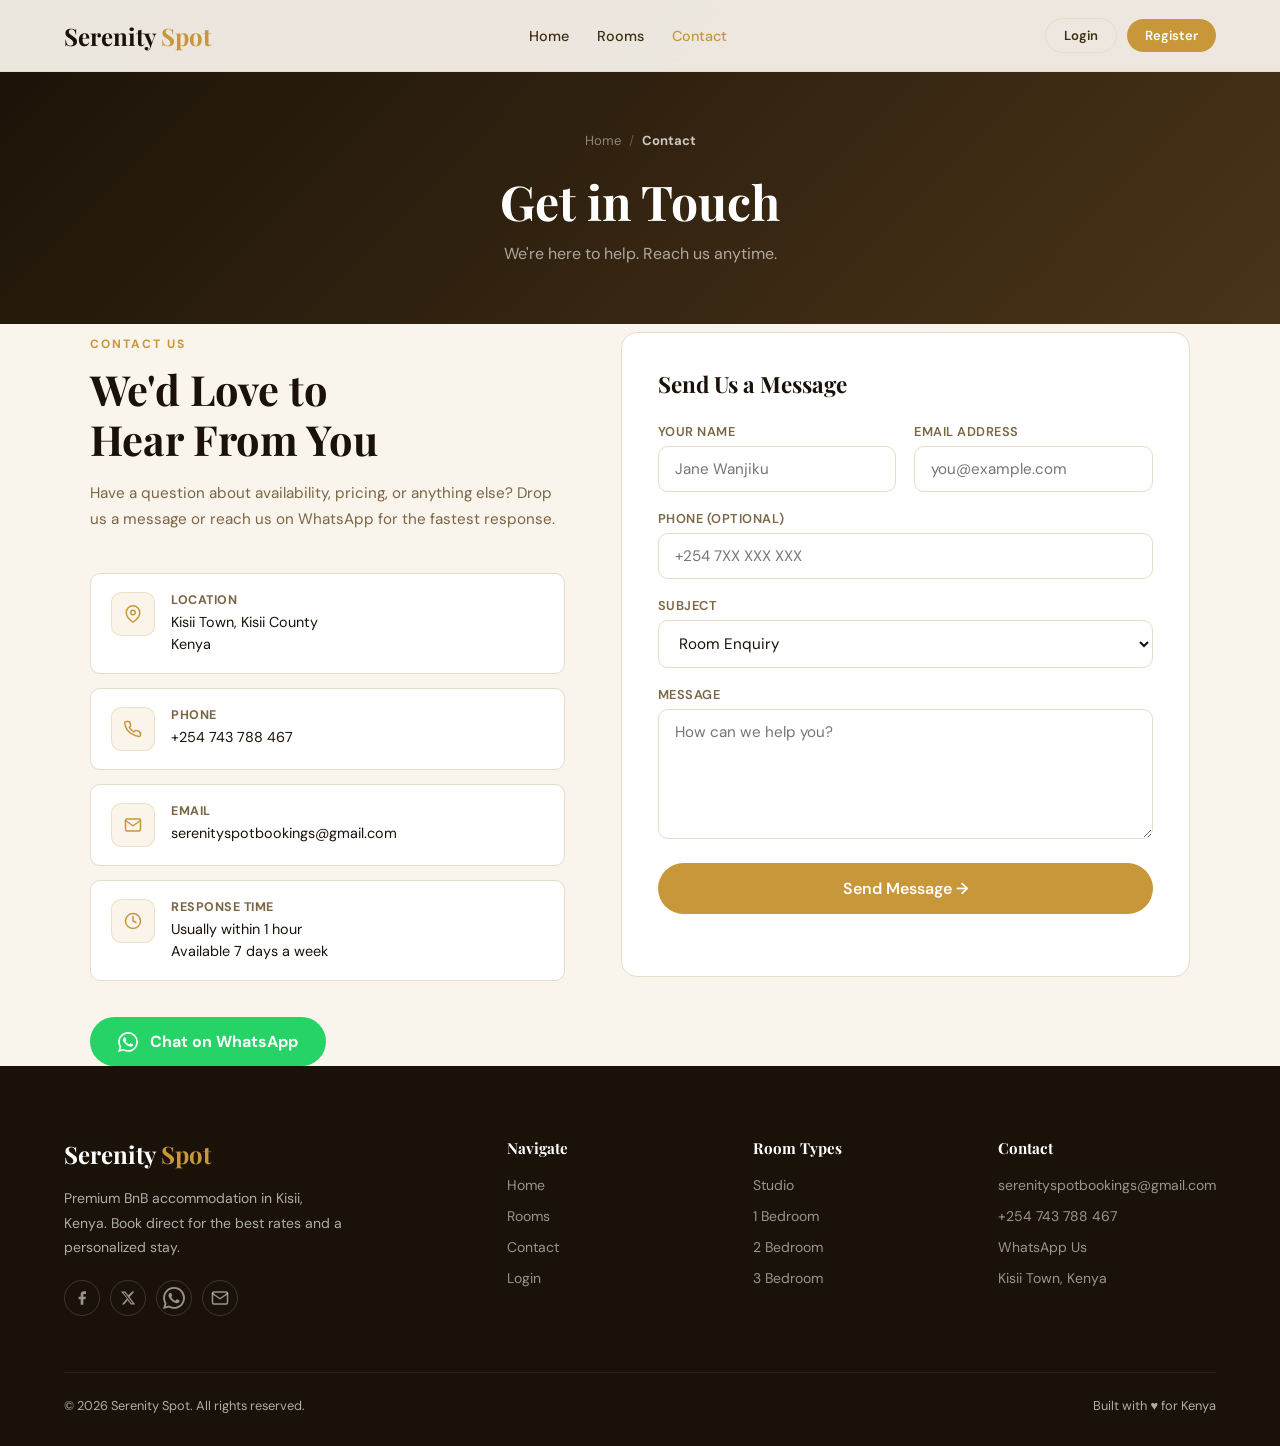
<file: contact.html>
<!DOCTYPE html>
<html lang="en">
<head>
<meta charset="UTF-8">
<meta name="viewport" content="width=device-width, initial-scale=1.0">
<title>Contact - Serenity Spot</title>
<link href="https://fonts.googleapis.com/css2?family=Playfair+Display:wght@400;600;700&family=DM+Sans:wght@300;400;500;600&display=swap" rel="stylesheet">
<link rel="stylesheet" href="shared.css">
<style>
.contact-wrap { max-width:1100px; margin:0 auto; padding:calc(var(--nav-h)+60px) 5% 80px; }
.contact-grid { display:grid; grid-template-columns:1fr 1.2fr; gap:56px; align-items:start; margin-top:8px; }

/* INFO SIDE */
.contact-info p { color:var(--muted); font-size:.95rem; line-height:1.75; margin-bottom:40px; }
.info-cards { display:flex; flex-direction:column; gap:14px; margin-bottom:36px; }
.info-card {
  display:flex; gap:16px; align-items:flex-start;
  background:var(--white); border:1px solid var(--border);
  border-radius:var(--radius-sm); padding:18px 20px;
  transition:all .25s;
}
.info-card:hover { box-shadow:var(--shadow); transform:translateX(4px); }
.info-icon {
  width:44px; height:44px; border-radius:10px;
  background:var(--gold-pale); border:1px solid rgba(200,151,58,.22);
  display:flex; align-items:center; justify-content:center;
  color:var(--gold); flex-shrink:0;
}
.info-card h4 { font-size:.78rem; font-weight:700; text-transform:uppercase; letter-spacing:.5px; color:var(--muted); margin-bottom:4px; }
.info-card p { font-size:.9rem; color:var(--dark); margin:0; line-height:1.5; }
.info-card a { color:var(--dark); transition:color .2s; }
.info-card a:hover { color:var(--gold); }

.wa-btn {
  display:inline-flex; align-items:center; gap:12px;
  background:#25D366; color:#fff; border-radius:40px;
  padding:14px 28px; font-weight:700; font-size:1rem;
  transition:all .22s; width:fit-content;
}
.wa-btn:hover { background:#1fbb58; transform:translateY(-2px); box-shadow:0 6px 20px rgba(37,211,102,.35); }

/* FORM SIDE */
.contact-form-card { background:var(--white); border:1px solid var(--border); border-radius:var(--radius); padding:36px; }
.contact-form-card h2 { font-family:'Playfair Display',serif; font-size:1.4rem; color:var(--dark); margin-bottom:24px; }
.form-row { display:grid; grid-template-columns:1fr 1fr; gap:18px; }

/* Loading / success states */
.btn-loading { opacity:.7; pointer-events:none; }
.success-msg { display:none; text-align:center; padding:40px 20px; }
.success-msg .s-icon { width:64px; height:64px; border-radius:50%; background:linear-gradient(135deg,#2A7A50,#34a865); display:flex; align-items:center; justify-content:center; margin:0 auto 16px; color:#fff; }
.success-msg h3 { font-family:'Playfair Display',serif; font-size:1.4rem; color:var(--dark); margin-bottom:8px; }
.success-msg p { color:var(--muted); font-size:.9rem; }

@media(max-width:800px){
  .contact-grid { grid-template-columns:1fr; }
  .form-row { grid-template-columns:1fr; }
}
</style>
</head>
<body>
<div id="nav-slot"></div>

<div class="page-hero">
  <div class="breadcrumb"><a href="index.html">Home</a><span>/</span><strong>Contact</strong></div>
  <h1>Get in Touch</h1>
  <p>We're here to help. Reach us anytime.</p>
</div>

<div class="contact-wrap">
  <div class="contact-grid">

    <!-- INFO -->
    <div class="contact-info">
      <div class="s-tag">Contact Us</div>
      <h2 class="s-title" style="margin-bottom:16px">We'd Love to<br>Hear From You</h2>
      <p>Have a question about availability, pricing, or anything else? Drop us a message or reach us on WhatsApp for the fastest response.</p>

      <div class="info-cards" id="infoCards"></div>

      <a href="https://wa.me/254743788467?text=Hi!%20I%20have%20a%20question%20about%20a%20room%20at%20Serenity%20Spot." class="wa-btn" target="_blank">
        <svg width="20" height="20" viewBox="0 0 24 24" fill="currentColor"><path d="M17.472 14.382c-.297-.149-1.758-.867-2.03-.967-.273-.099-.471-.148-.67.15-.197.297-.767.966-.94 1.164-.173.199-.347.223-.644.075-.297-.15-1.255-.463-2.39-1.475-.883-.788-1.48-1.761-1.653-2.059-.173-.297-.018-.458.13-.606.134-.133.298-.347.446-.52.149-.174.198-.298.298-.497.099-.198.05-.371-.025-.52-.075-.149-.669-1.612-.916-2.207-.242-.579-.487-.5-.669-.51-.173-.008-.371-.01-.57-.01-.198 0-.52.074-.792.372-.272.297-1.04 1.016-1.04 2.479 0 1.462 1.065 2.875 1.213 3.074.149.198 2.096 3.2 5.077 4.487.709.306 1.262.489 1.694.625.712.227 1.36.195 1.871.118.571-.085 1.758-.719 2.006-1.413.248-.694.248-1.289.173-1.413-.074-.124-.272-.198-.57-.347m-5.421 7.403h-.004a9.87 9.87 0 0 1-5.031-1.378l-.361-.214-3.741.982.998-3.648-.235-.374a9.86 9.86 0 0 1-1.51-5.26c.001-5.45 4.436-9.884 9.888-9.884 2.64 0 5.122 1.03 6.988 2.898a9.825 9.825 0 0 1 2.893 6.994c-.003 5.45-4.437 9.884-9.885 9.884m8.413-18.297A11.815 11.815 0 0 0 12.05 0C5.495 0 .16 5.335.157 11.892c0 2.096.547 4.142 1.588 5.945L.057 24l6.305-1.654a11.882 11.882 0 0 0 5.683 1.448h.005c6.554 0 11.89-5.335 11.893-11.893a11.821 11.821 0 0 0-3.48-8.413Z"/></svg>
        Chat on WhatsApp
      </a>
    </div>

    <!-- FORM -->
    <div class="contact-form-card">
      <h2>Send Us a Message</h2>
      <div id="formWrap">
        <div class="form-row" style="margin-bottom:18px">
          <div class="form-group">
            <label>Your Name</label>
            <input type="text" class="form-control" id="cName" placeholder="Jane Wanjiku">
          </div>
          <div class="form-group">
            <label>Email Address</label>
            <input type="email" class="form-control" id="cEmail" placeholder="you@example.com">
          </div>
        </div>
        <div class="form-group" style="margin-bottom:18px">
          <label>Phone (optional)</label>
          <input type="tel" class="form-control" id="cPhone" placeholder="+254 7XX XXX XXX">
        </div>
        <div class="form-group" style="margin-bottom:18px">
          <label>Subject</label>
          <select class="form-control" id="cSubject">
            <option>Room Enquiry</option>
            <option>Booking Question</option>
            <option>Payment Issue</option>
            <option>Feedback</option>
            <option>Other</option>
          </select>
        </div>
        <div class="form-group" style="margin-bottom:24px">
          <label>Message</label>
          <textarea class="form-control" id="cMessage" style="min-height:130px" placeholder="How can we help you?"></textarea>
        </div>
        <button class="btn btn-primary btn-full btn-lg" id="sendBtn" onclick="sendMsg()">Send Message →</button>
        <p id="cErr" style="font-size:.8rem;color:var(--error);margin-top:10px;text-align:center;min-height:16px"></p>
      </div>

      <div class="success-msg" id="successMsg">
        <div class="s-icon">
          <svg width="28" height="28" viewBox="0 0 24 24" fill="none" stroke="currentColor" stroke-width="2.5" stroke-linecap="round" stroke-linejoin="round"><polyline points="20 6 9 17 4 12"/></svg>
        </div>
        <h3>Message Sent!</h3>
        <p>Thank you for reaching out. We'll get back to you within 1 hour.</p>
        <button class="btn btn-outline" style="margin-top:24px" onclick="resetForm()">Send Another Message</button>
      </div>
    </div>
  </div>
</div>

<div id="footer-slot"></div>
<script src="shared.js"></script>
<script>
document.getElementById('nav-slot').innerHTML = navHTML('contact');
document.getElementById('footer-slot').innerHTML = footerHTML();
sharedInit();

// Render info cards with SVG icons
const cards = [
  { icon: ICONS.mappin, title: 'Location',      body: 'Kisii Town, Kisii County<br>Kenya' },
  { icon: ICONS.phone,  title: 'Phone',         body: '<a href="tel:+254743788467">+254 743 788 467</a>' },
  { icon: ICONS.mail,   title: 'Email',         body: '<a href="mailto:serenityspotbookings@gmail.com">serenityspotbookings@gmail.com</a>' },
  { icon: ICONS.clock,  title: 'Response Time', body: 'Usually within 1 hour<br>Available 7 days a week' },
];
document.getElementById('infoCards').innerHTML = cards.map(c => `
  <div class="info-card">
    <div class="info-icon">${c.icon}</div>
    <div><h4>${c.title}</h4><p>${c.body}</p></div>
  </div>
`).join('');

async function sendMsg(){
  const name    = document.getElementById('cName').value.trim();
  const email   = document.getElementById('cEmail').value.trim();
  const phone   = document.getElementById('cPhone').value.trim();
  const subject = document.getElementById('cSubject').value;
  const message = document.getElementById('cMessage').value.trim();
  const err     = document.getElementById('cErr');
  const btn     = document.getElementById('sendBtn');

  if(!name)               { err.textContent = 'Please enter your name.'; return; }
  if(!email||!/^[^\s@]+@[^\s@]+\.[^\s@]+$/.test(email)){ err.textContent='Please enter a valid email address.'; return; }
  if(!message)            { err.textContent = 'Please write a message.'; return; }
  err.textContent = '';

  btn.innerHTML = 'Sending&hellip;';
  btn.classList.add('btn-loading');

  try {
    await fetch(`${API_BASE}/api/contact`, {
      method: 'POST',
      headers: { 'Content-Type': 'application/json' },
      body: JSON.stringify({ name, email, phone, subject, message })
    });
  } catch(e) { /* show success even if backend unreachable in demo */ }

  document.getElementById('formWrap').style.display = 'none';
  document.getElementById('successMsg').style.display = 'block';
}

function resetForm(){
  ['cName','cEmail','cPhone','cMessage'].forEach(id => document.getElementById(id).value = '');
  document.getElementById('sendBtn').innerHTML = 'Send Message &rarr;';
  document.getElementById('sendBtn').classList.remove('btn-loading');
  document.getElementById('formWrap').style.display = 'block';
  document.getElementById('successMsg').style.display = 'none';
}
</script>
</body>
</html>
</file>
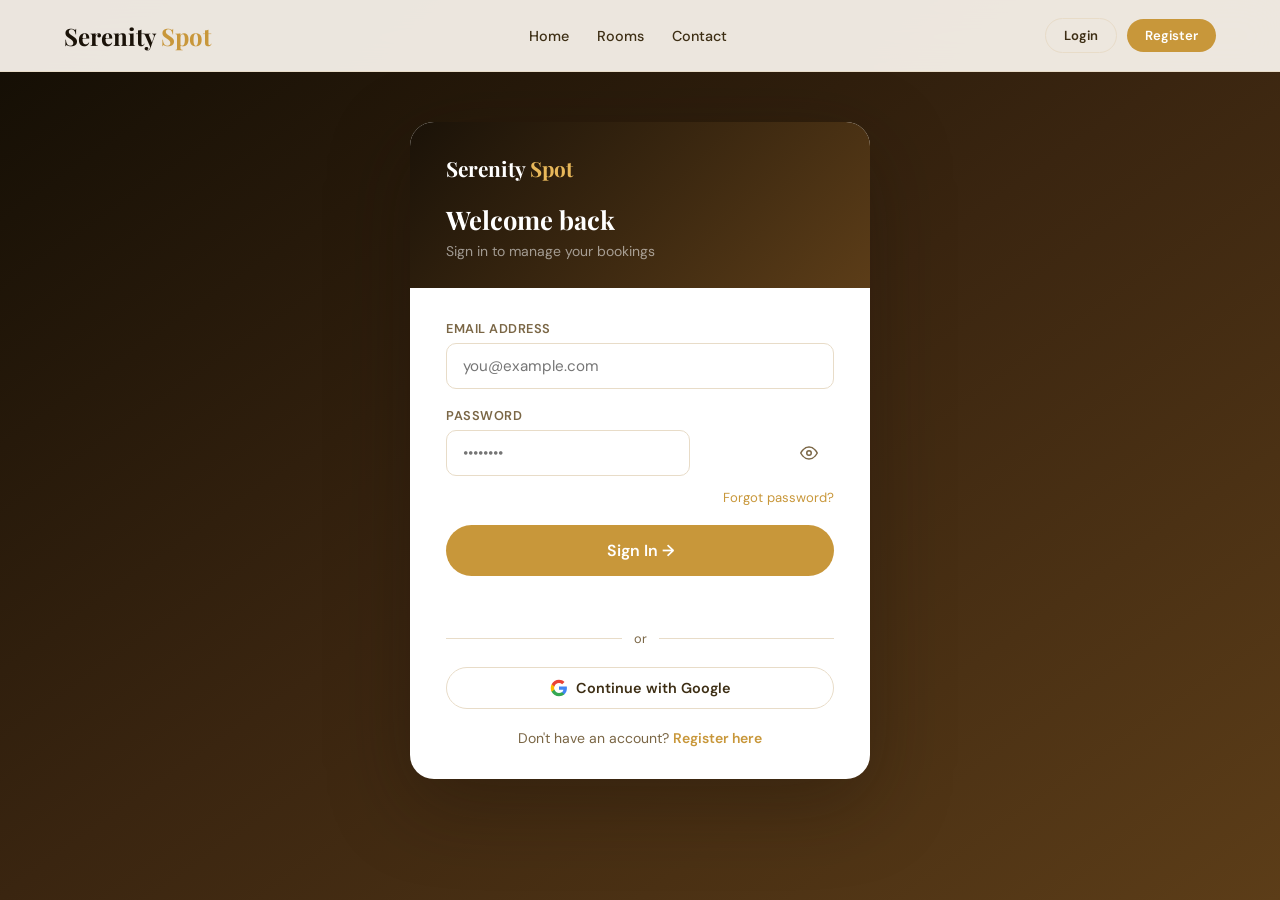
<file: login.html>
<!DOCTYPE html>
<html lang="en">
<head>
<meta charset="UTF-8">
<meta name="viewport" content="width=device-width, initial-scale=1.0">
<title>Login - Serenity Spot</title>
<link href="https://fonts.googleapis.com/css2?family=Playfair+Display:wght@400;600;700&family=DM+Sans:wght@300;400;500;600&display=swap" rel="stylesheet">
<link rel="stylesheet" href="shared.css">
<style>
.auth-page {
  min-height:100vh; display:flex; align-items:center; justify-content:center;
  padding:calc(var(--nav-h)+32px) 5% 60px;
  background:linear-gradient(145deg,#120d04 0%,#3a2510 50%,#5c3d18 100%);
  position:relative; overflow:hidden;
}
.auth-bg-photo {
  position:absolute; inset:0;
  background-image:url('https://images.unsplash.com/photo-1631049307264-da0ec9d70304?w=1400&q=70');
  background-size:cover; background-position:center;
  opacity:.18;
}
.auth-card {
  background:var(--white); border-radius:24px; overflow:hidden;
  width:100%; max-width:460px; position:relative; z-index:1;
  box-shadow:0 24px 80px rgba(26,18,8,.35);
}
.auth-header { background:linear-gradient(135deg,var(--dark),#5c3d18); padding:32px 36px 28px; }
.auth-logo { font-family:'Playfair Display',serif; font-size:1.3rem; color:#fff; font-weight:700; display:block; margin-bottom:20px; }
.auth-logo span { color:var(--gold-light); }
.auth-header h1 { font-family:'Playfair Display',serif; font-size:1.6rem; color:#fff; margin-bottom:6px; }
.auth-header p  { color:rgba(255,255,255,.55); font-size:.875rem; }
.auth-body { padding:32px 36px; }
.auth-form { display:flex; flex-direction:column; gap:18px; }

.divider { display:flex; align-items:center; gap:12px; color:var(--muted); font-size:.8rem; }
.divider::before,.divider::after { content:''; flex:1; height:1px; background:var(--border); }

.show-pw { position:relative; }
.show-pw input { padding-right:48px; }
.eye-btn {
  position:absolute; right:12px; top:50%; transform:translateY(-50%);
  background:none; border:none; color:var(--muted); cursor:pointer;
  display:flex; align-items:center; padding:4px;
}
.eye-btn:hover { color:var(--gold); }

.btn-loading { opacity:.7; pointer-events:none; }
</style>
</head>
<body>
<div id="nav-slot"></div>

<div class="auth-page">
  <div class="auth-bg-photo"></div>
  <div class="auth-card">
    <div class="auth-header">
      <a href="index.html" class="auth-logo">Serenity <span>Spot</span></a>
      <h1>Welcome back</h1>
      <p>Sign in to manage your bookings</p>
    </div>
    <div class="auth-body">
      <div class="auth-form">
        <div class="form-group">
          <label>Email Address</label>
          <input type="email" class="form-control" id="lEmail" placeholder="you@example.com" autocomplete="email">
        </div>
        <div class="form-group">
          <label>Password</label>
          <div class="show-pw">
            <input type="password" class="form-control" id="lPw" placeholder="••••••••" autocomplete="current-password">
            <button class="eye-btn" onclick="togglePw('lPw',this)" type="button" aria-label="Toggle password">
              <svg id="eyeIcon" width="18" height="18" viewBox="0 0 24 24" fill="none" stroke="currentColor" stroke-width="2" stroke-linecap="round" stroke-linejoin="round"><path d="M1 12s4-8 11-8 11 8 11 8-4 8-11 8-11-8-11-8z"/><circle cx="12" cy="12" r="3"/></svg>
            </button>
          </div>
        </div>
        <div style="text-align:right;margin-top:-8px">
          <a href="#" style="font-size:.82rem;color:var(--gold)">Forgot password?</a>
        </div>
        <button class="btn btn-primary btn-full btn-lg" id="loginBtn" onclick="doLogin()">Sign In &rarr;</button>
        <p id="loginErr" style="font-size:.82rem;color:var(--error);text-align:center;min-height:16px"></p>
      </div>

      <div class="divider" style="margin:20px 0">or</div>
      <button class="btn btn-ghost btn-full" onclick="alert('Google OAuth — connect to your identity provider')">
        <svg width="18" height="18" viewBox="0 0 24 24"><path fill="#4285F4" d="M22.56 12.25c0-.78-.07-1.53-.2-2.25H12v4.26h5.92c-.26 1.37-1.04 2.53-2.21 3.31v2.77h3.57c2.08-1.92 3.28-4.74 3.28-8.09z"/><path fill="#34A853" d="M12 23c2.97 0 5.46-.98 7.28-2.66l-3.57-2.77c-.98.66-2.23 1.06-3.71 1.06-2.86 0-5.29-1.93-6.16-4.53H2.18v2.84C3.99 20.53 7.7 23 12 23z"/><path fill="#FBBC05" d="M5.84 14.09c-.22-.66-.35-1.36-.35-2.09s.13-1.43.35-2.09V7.07H2.18C1.43 8.55 1 10.22 1 12s.43 3.45 1.18 4.93l2.85-2.22.81-.62z"/><path fill="#EA4335" d="M12 5.38c1.62 0 3.06.56 4.21 1.64l3.15-3.15C17.45 2.09 14.97 1 12 1 7.7 1 3.99 3.47 2.18 7.07l3.66 2.84c.87-2.6 3.3-4.53 6.16-4.53z"/></svg>
        Continue with Google
      </button>

      <p style="text-align:center;font-size:.875rem;color:var(--muted);margin-top:20px">
        Don't have an account? <a href="register.html" style="color:var(--gold);font-weight:600">Register here</a>
      </p>
    </div>
  </div>
</div>

<script src="shared.js"></script>
<script>
document.getElementById('nav-slot').innerHTML = navHTML('');
sharedInit();

// Show welcome banner when redirected from registration
(function(){
  const up = new URLSearchParams(location.search);
  if(up.get('registered') === '1'){
    const box = document.createElement('div');
    box.style.cssText = 'background:#e8f8ee;border:1px solid rgba(42,122,80,.25);color:#2A7A50;padding:12px 18px;border-radius:10px;margin-bottom:16px;font-size:.875rem;text-align:center;font-weight:600;';
    box.innerHTML = '&#10003; Account created! Please sign in to continue.';
    const form = document.querySelector('.auth-form');
    if(form) form.insertBefore(box, form.firstChild);
    const em = up.get('email');
    if(em) document.getElementById('lEmail').value = decodeURIComponent(em);
  }
})();

// Show welcome message if redirected from registration
const urlP = new URLSearchParams(location.search);
if(urlP.get('registered')==='1'){
  const regEmail = urlP.get('email')||'';
  const welcomeMsg = document.createElement('div');
  welcomeMsg.style.cssText = 'background:#e8f8ee;border:1px solid rgba(42,122,80,.2);color:#2A7A50;padding:12px 18px;border-radius:10px;margin-bottom:16px;font-size:.875rem;text-align:center;font-weight:600;';
  welcomeMsg.innerHTML = '&#10003; Account created! Please sign in to continue.';
  const form = document.querySelector('.auth-form');
  if(form) form.insertBefore(welcomeMsg, form.firstChild);
  if(regEmail) document.getElementById('lEmail').value = regEmail;
}

// Allow Enter key to submit
document.getElementById('lPw').addEventListener('keydown', e => { if(e.key==='Enter') doLogin(); });

function togglePw(id, btn){
  const el = document.getElementById(id);
  const open = el.type === 'password';
  el.type = open ? 'text' : 'password';
  btn.innerHTML = open
    ? `<svg width="18" height="18" viewBox="0 0 24 24" fill="none" stroke="currentColor" stroke-width="2" stroke-linecap="round" stroke-linejoin="round"><path d="M17.94 17.94A10.07 10.07 0 0 1 12 20c-7 0-11-8-11-8a18.45 18.45 0 0 1 5.06-5.94M9.9 4.24A9.12 9.12 0 0 1 12 4c7 0 11 8 11 8a18.5 18.5 0 0 1-2.16 3.19m-6.72-1.07a3 3 0 1 1-4.24-4.24"/><line x1="1" y1="1" x2="23" y2="23"/></svg>`
    : `<svg width="18" height="18" viewBox="0 0 24 24" fill="none" stroke="currentColor" stroke-width="2" stroke-linecap="round" stroke-linejoin="round"><path d="M1 12s4-8 11-8 11 8 11 8-4 8-11 8-11-8-11-8z"/><circle cx="12" cy="12" r="3"/></svg>`;
}

async function doLogin(){
  const email = document.getElementById('lEmail').value.trim();
  const pw    = document.getElementById('lPw').value;
  const err   = document.getElementById('loginErr');
  const btn   = document.getElementById('loginBtn');

  if(!email || !pw){ err.textContent = 'Please fill in all fields.'; return; }
  if(!/^[^\s@]+@[^\s@]+\.[^\s@]+$/.test(email)){ err.textContent = 'Enter a valid email address.'; return; }
  err.textContent = '';
  btn.innerHTML = 'Signing in&hellip;';
  btn.classList.add('btn-loading');

  try {
    const resp = await fetch(`${API_BASE}/api/auth/login`, {
      method: 'POST',
      headers: { 'Content-Type': 'application/json' },
      body: JSON.stringify({ email, password: pw })
    });
    const data = await resp.json();
    if(!resp.ok) throw new Error(data.detail || 'Login failed');

    // Store token and user info
    localStorage.setItem('ss_token', data.token);
    localStorage.setItem('ss_user', JSON.stringify(data.user));

    // Store and redirect
    const firstName = (data.user.name||'').split(' ')[0] || 'there';
    if(data.user.role === 'admin') {
      window.location = 'admin.html';
    } else {
      // Show brief welcome then redirect
      err.style.color = 'var(--success)';
      err.textContent = 'Welcome back, ' + firstName + '!';
      setTimeout(()=>{ window.location = 'index.html'; }, 800);
    }
  } catch(e) {
    err.textContent = e.message;
    btn.innerHTML = 'Sign In &rarr;';
    btn.classList.remove('btn-loading');
  }
}
</script>
</body>
</html>
</file>
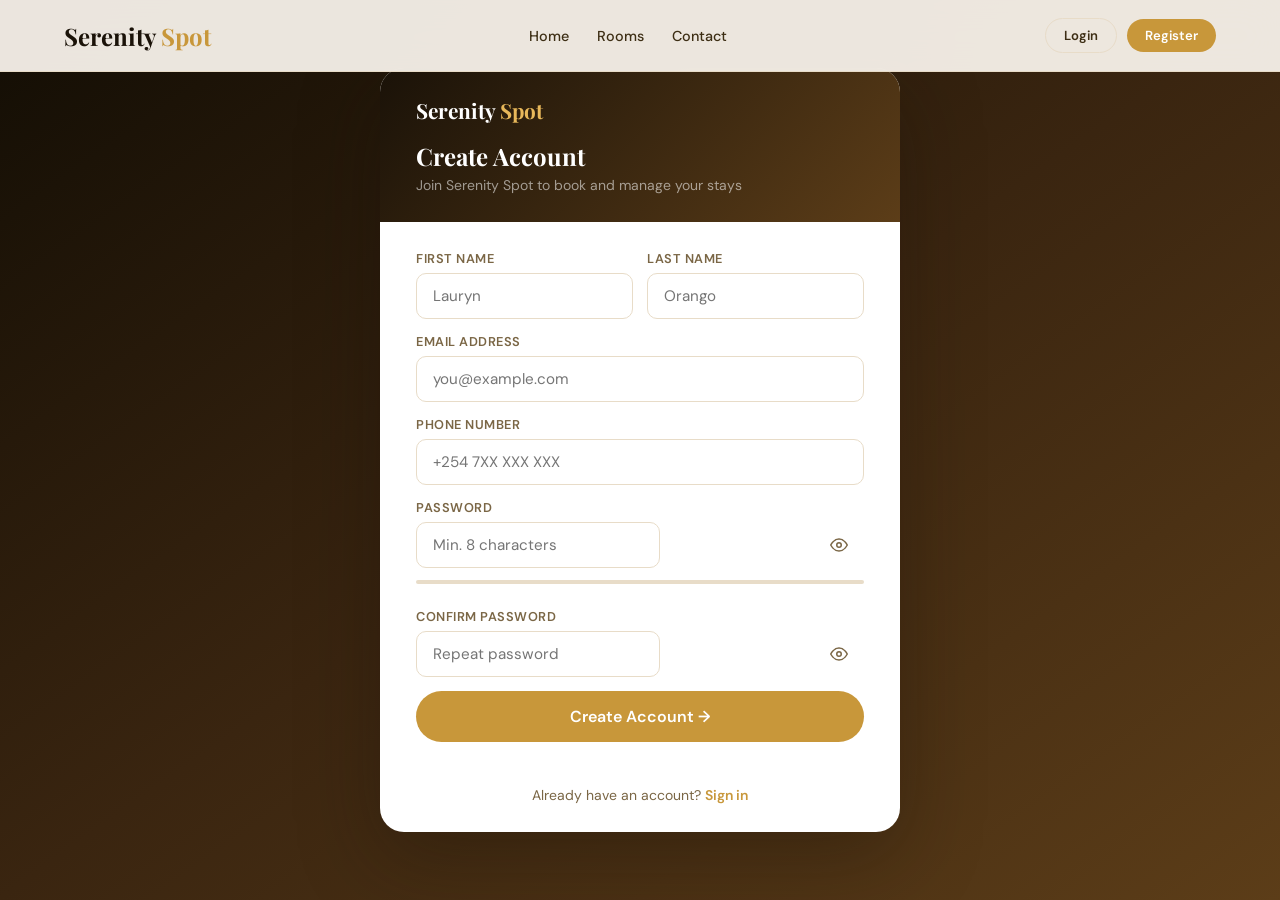
<file: register.html>
<!DOCTYPE html>
<html lang="en">
<head>
<meta charset="UTF-8">
<meta name="viewport" content="width=device-width, initial-scale=1.0">
<title>Register - Serenity Spot</title>
<link href="https://fonts.googleapis.com/css2?family=Playfair+Display:wght@400;600;700&family=DM+Sans:wght@300;400;500;600&display=swap" rel="stylesheet">
<link rel="stylesheet" href="shared.css">
<style>
.auth-page {
  min-height:100vh; display:flex; align-items:center; justify-content:center;
  padding:calc(var(--nav-h)+32px) 5% 60px;
  background:linear-gradient(145deg,#120d04 0%,#3a2510 50%,#5c3d18 100%);
  position:relative; overflow:hidden;
}
.auth-bg-photo {
  position:absolute; inset:0;
  background-image:url('https://images.unsplash.com/photo-1590490360182-c33d57733427?w=1400&q=70');
  background-size:cover; background-position:center;
  opacity:.18;
}
.auth-card {
  background:var(--white); border-radius:24px; overflow:hidden;
  width:100%; max-width:520px; position:relative; z-index:1;
  box-shadow:0 24px 80px rgba(26,18,8,.35);
}
.auth-header { background:linear-gradient(135deg,var(--dark),#5c3d18); padding:28px 36px; }
.auth-logo { font-family:'Playfair Display',serif; font-size:1.3rem; color:#fff; font-weight:700; display:block; margin-bottom:16px; }
.auth-logo span { color:var(--gold-light); }
.auth-header h1 { font-family:'Playfair Display',serif; font-size:1.5rem; color:#fff; margin-bottom:4px; }
.auth-header p { color:rgba(255,255,255,.55); font-size:.875rem; }
.auth-body { padding:28px 36px; display:flex; flex-direction:column; gap:14px; }
.two-col { display:grid; grid-template-columns:1fr 1fr; gap:14px; }

.show-pw { position:relative; }
.show-pw input { padding-right:48px; }
.eye-btn {
  position:absolute; right:12px; top:50%; transform:translateY(-50%);
  background:none; border:none; color:var(--muted); cursor:pointer;
  display:flex; align-items:center; padding:4px;
}
.eye-btn:hover { color:var(--gold); }

.terms-check { display:flex; align-items:flex-start; gap:10px; font-size:.82rem; color:var(--muted); }
.terms-check input { margin-top:3px; accent-color:var(--gold); width:15px; height:15px; }
.terms-check a { color:var(--gold); }

.pw-strength { height:4px; border-radius:4px; margin-top:6px; background:var(--border); transition:all .3s; }
.pw-strength.weak   { background:#e74c3c; width:30%; }
.pw-strength.fair   { background:#f39c12; width:60%; }
.pw-strength.strong { background:#2A7A50; width:100%; }

.btn-loading { opacity:.7; pointer-events:none; }

@media(max-width:500px){ .two-col { grid-template-columns:1fr; } }
</style>
</head>
<body>
<div id="nav-slot"></div>

<div class="auth-page">
  <div class="auth-bg-photo"></div>
  <div class="auth-card">
    <div class="auth-header">
      <a href="index.html" class="auth-logo">Serenity <span>Spot</span></a>
      <h1>Create Account</h1>
      <p>Join Serenity Spot to book and manage your stays</p>
    </div>
    <div class="auth-body">
      <div class="two-col">
        <div class="form-group">
          <label>First Name</label>
          <input type="text" class="form-control" id="rFirst" placeholder="Lauryn" autocomplete="given-name">
        </div>
        <div class="form-group">
          <label>Last Name</label>
          <input type="text" class="form-control" id="rLast" placeholder="Orango" autocomplete="family-name">
        </div>
      </div>
      <div class="form-group">
        <label>Email Address</label>
        <input type="email" class="form-control" id="rEmail" placeholder="you@example.com" autocomplete="email">
      </div>
      <div class="form-group">
        <label>Phone Number</label>
        <input type="tel" class="form-control" id="rPhone" placeholder="+254 7XX XXX XXX" autocomplete="tel">
      </div>
      <div class="form-group">
        <label>Password</label>
        <div class="show-pw">
          <input type="password" class="form-control" id="rPw" placeholder="Min. 8 characters" oninput="checkStrength(this.value)" autocomplete="new-password">
          <button class="eye-btn" onclick="togglePw('rPw',this)" type="button">
            <svg width="18" height="18" viewBox="0 0 24 24" fill="none" stroke="currentColor" stroke-width="2" stroke-linecap="round" stroke-linejoin="round"><path d="M1 12s4-8 11-8 11 8 11 8-4 8-11 8-11-8-11-8z"/><circle cx="12" cy="12" r="3"/></svg>
          </button>
        </div>
        <div class="pw-strength" id="pwBar"></div>
        <p id="pwHint" style="font-size:.72rem;color:var(--muted);margin-top:4px"></p>
      </div>
      <div class="form-group">
        <label>Confirm Password</label>
        <div class="show-pw">
          <input type="password" class="form-control" id="rPw2" placeholder="Repeat password" autocomplete="new-password">
          <button class="eye-btn" onclick="togglePw('rPw2',this)" type="button">
            <svg width="18" height="18" viewBox="0 0 24 24" fill="none" stroke="currentColor" stroke-width="2" stroke-linecap="round" stroke-linejoin="round"><path d="M1 12s4-8 11-8 11 8 11 8-4 8-11 8-11-8-11-8z"/><circle cx="12" cy="12" r="3"/></svg>
          </button>
        </div>
      </div>
      <button class="btn btn-primary btn-full btn-lg" id="regBtn" onclick="doRegister()">Create Account &rarr;</button>
      <p id="rErr" style="font-size:.82rem;color:var(--error);text-align:center;min-height:16px"></p>
      <p style="text-align:center;font-size:.875rem;color:var(--muted)">
        Already have an account? <a href="login.html" style="color:var(--gold);font-weight:600">Sign in</a>
      </p>
    </div>
  </div>
</div>

<script src="shared.js"></script>
<script>
document.getElementById('nav-slot').innerHTML = navHTML('');
sharedInit();

function togglePw(id, btn){
  const el = document.getElementById(id);
  const open = el.type === 'password';
  el.type = open ? 'text' : 'password';
  btn.innerHTML = open
    ? `<svg width="18" height="18" viewBox="0 0 24 24" fill="none" stroke="currentColor" stroke-width="2" stroke-linecap="round" stroke-linejoin="round"><path d="M17.94 17.94A10.07 10.07 0 0 1 12 20c-7 0-11-8-11-8a18.45 18.45 0 0 1 5.06-5.94M9.9 4.24A9.12 9.12 0 0 1 12 4c7 0 11 8 11 8a18.5 18.5 0 0 1-2.16 3.19m-6.72-1.07a3 3 0 1 1-4.24-4.24"/><line x1="1" y1="1" x2="23" y2="23"/></svg>`
    : `<svg width="18" height="18" viewBox="0 0 24 24" fill="none" stroke="currentColor" stroke-width="2" stroke-linecap="round" stroke-linejoin="round"><path d="M1 12s4-8 11-8 11 8 11 8-4 8-11 8-11-8-11-8z"/><circle cx="12" cy="12" r="3"/></svg>`;
}

function checkStrength(pw){
  const bar  = document.getElementById('pwBar');
  const hint = document.getElementById('pwHint');
  if(!pw){ bar.className='pw-strength'; hint.innerHTML=''; return; }
  const hasLower = /[a-z]/.test(pw);
  const hasUpper = /[A-Z]/.test(pw);
  const hasNum   = /\d/.test(pw);
  const hasSpec  = /[!@#$%^&*]/.test(pw);
  const score    = [hasLower,hasUpper,hasNum,hasSpec,pw.length>=8].filter(Boolean).length;
  if(score <= 2){ bar.className='pw-strength weak';   hint.innerHTML='<span style="color:#e74c3c">Weak &mdash; add numbers and symbols</span>'; }
  else if(score <= 3){ bar.className='pw-strength fair'; hint.innerHTML='<span style="color:#f39c12">Fair &mdash; try adding uppercase letters</span>'; }
  else { bar.className='pw-strength strong'; hint.innerHTML='<span style="color:#2A7A50">Strong password &#10003;</span>'; }
}

async function doRegister(){
  const first = document.getElementById('rFirst').value.trim();
  const last  = document.getElementById('rLast').value.trim();
  const email = document.getElementById('rEmail').value.trim();
  const phone = document.getElementById('rPhone').value.trim();
  const pw    = document.getElementById('rPw').value;
  const pw2   = document.getElementById('rPw2').value;
  const terms = document.getElementById('rTerms').checked;
  const err   = document.getElementById('rErr');
  const btn   = document.getElementById('regBtn');

  if(!first||!last)          { err.textContent='Enter your full name.'; return; }
  if(!email||!/^[^\s@]+@[^\s@]+\.[^\s@]+$/.test(email)){ err.textContent='Enter a valid email address.'; return; }
  if(!phone){ err.textContent='Enter your phone number.'; return; }
  const cleanPhone = phone.replace(/[\s\-]/g,'');
  if(!/^(\+254|254|07|01)\d{8,9}$/.test(cleanPhone)){ err.textContent='Enter a valid Kenyan phone number e.g. 07XX XXX XXX'; return; }
  if(pw.length < 8)          { err.textContent='Password must be at least 8 characters.'; return; }
  if(pw !== pw2)             { err.textContent='Passwords do not match.'; return; }
  if(!terms)                 { err.textContent='Please accept the terms to continue.'; return; }
  err.textContent = '';

  btn.innerHTML = 'Creating account&hellip;';
  btn.classList.add('btn-loading');

  try {
    const resp = await fetch(`${API_BASE}/api/auth/register`, {
      method: 'POST',
      headers: { 'Content-Type': 'application/json' },
      body: JSON.stringify({ first_name: first, last_name: last, email, phone, password: pw })
    });
    const data = await resp.json();
    if(!resp.ok) throw new Error(data.detail || 'Registration failed');

    // Redirect to login so user logs in properly
    window.location = 'login.html?registered=1&email='+encodeURIComponent(email);
  } catch(e) {
    err.textContent = e.message;
    btn.innerHTML = 'Create Account &rarr;';
    btn.classList.remove('btn-loading');
  }
}
</script>
</body>
</html>
</file>
<file: shared.css>
@import url('https://fonts.googleapis.com/css2?family=Playfair+Display:wght@400;600;700&family=DM+Sans:ital,wght@0,300;0,400;0,500;0,600;1,400&display=swap');

:root {
  --gold: #C8973A;
  --gold-light: #E8B85A;
  --gold-pale: rgba(200,151,58,0.1);
  --dark: #1A1208;
  --brown: #3D2E14;
  --mid: #6B4E20;
  --cream: #F9F4EC;
  --warm: #F2EAD8;
  --white: #FFFFFF;
  --card-bg: #FFFDF8;
  --border: #E8DCC8;
  --muted: #7A6645;
  --text: #3D2E14;
  --success: #2A7A50;
  --error: #C0392B;
  --shadow: 0 4px 24px rgba(26,18,8,.10);
  --shadow-md: 0 8px 32px rgba(26,18,8,.13);
  --shadow-lg: 0 16px 56px rgba(26,18,8,.18);
  --radius: 16px;
  --radius-sm: 10px;
  --nav-h: 72px;
}

*, *::before, *::after { margin:0; padding:0; box-sizing:border-box; }
html { scroll-behavior:smooth; }
body { font-family:'DM Sans',sans-serif; background:var(--cream); color:var(--text); min-height:100vh; }
img { display:block; max-width:100%; }
a { text-decoration:none; }
button { font-family:'DM Sans',sans-serif; cursor:pointer; }
input, select, textarea { font-family:'DM Sans',sans-serif; }

/* ── BUTTONS ── */
.btn { display:inline-flex; align-items:center; justify-content:center; gap:8px; border-radius:40px; font-weight:600; font-size:.9rem; transition:all .22s; border:none; cursor:pointer; }
.btn-primary { background:var(--gold); color:#fff; padding:12px 28px; }
.btn-primary:hover { background:#b5832a; transform:translateY(-2px); box-shadow:0 6px 20px rgba(200,151,58,.4); }
.btn-outline { background:transparent; border:1.5px solid var(--gold); color:var(--gold); padding:11px 26px; }
.btn-outline:hover { background:var(--gold); color:#fff; }
.btn-ghost { background:transparent; border:1.5px solid var(--border); color:var(--text); padding:11px 24px; }
.btn-ghost:hover { border-color:var(--gold); color:var(--gold); }
.btn-dark { background:var(--dark); color:#fff; padding:12px 28px; }
.btn-dark:hover { background:#2e1f0a; }
.btn-lg { padding:15px 36px; font-size:1rem; }
.btn-sm { padding:8px 18px; font-size:.82rem; }
.btn-full { width:100%; }

/* ── NAVBAR ── */
.navbar {
  position:fixed; top:0; left:0; right:0; z-index:200;
  height:var(--nav-h);
  display:flex; align-items:center; justify-content:space-between;
  padding:0 5%;
  background:rgba(249,244,236,.94);
  backdrop-filter:blur(18px);
  border-bottom:1px solid var(--border);
  transition:box-shadow .3s;
}
.navbar.scrolled { box-shadow:var(--shadow); }
.nav-logo { font-family:'Playfair Display',serif; font-size:1.5rem; font-weight:700; color:var(--dark); }
.nav-logo span { color:var(--gold); }
.nav-center { display:flex; gap:28px; list-style:none; }
.nav-center a { color:var(--text); font-size:.9rem; font-weight:500; transition:color .2s; }
.nav-center a:hover, .nav-center a.active { color:var(--gold); }
.nav-right { display:flex; gap:10px; align-items:center; }

/* hamburger */
.ham { display:none; flex-direction:column; gap:5px; background:none; border:none; padding:4px; }
.ham span { display:block; width:24px; height:2px; background:var(--dark); border-radius:2px; transition:.3s; }
.ham.open span:nth-child(1) { transform:rotate(45deg) translate(5px,5px); }
.ham.open span:nth-child(2) { opacity:0; }
.ham.open span:nth-child(3) { transform:rotate(-45deg) translate(5px,-5px); }

/* mobile drawer */
.mobile-drawer {
  display:none; position:fixed; inset:0; z-index:190;
  background:var(--cream); flex-direction:column;
  padding:calc(var(--nav-h) + 32px) 6% 40px;
  gap:8px;
}
.mobile-drawer.open { display:flex; }
.mobile-drawer a { font-family:'Playfair Display',serif; font-size:1.6rem; color:var(--dark); padding:12px 0; border-bottom:1px solid var(--border); }
.mobile-drawer a:hover { color:var(--gold); }
.mobile-drawer .mob-auth { display:flex; gap:12px; margin-top:24px; }

/* ── FOOTER ── */
footer {
  background:var(--dark); color:rgba(255,255,255,.65);
  padding:72px 5% 32px;
}
.footer-grid { display:grid; grid-template-columns:2fr 1fr 1fr 1fr; gap:48px; margin-bottom:56px; }
.footer-brand .nav-logo { color:#fff; display:block; margin-bottom:16px; }
.footer-brand p { font-size:.875rem; line-height:1.75; max-width:280px; }
.footer-social { display:flex; gap:10px; margin-top:20px; }
.soc-link {
  width:36px; height:36px; border-radius:50%;
  border:1px solid rgba(255,255,255,.15);
  display:flex; align-items:center; justify-content:center;
  font-size:.78rem; color:rgba(255,255,255,.55); transition:all .2s;
}
.soc-link:hover { border-color:var(--gold); color:var(--gold-light); }
.f-col h4 { font-family:'Playfair Display',serif; color:#fff; font-size:.95rem; margin-bottom:16px; }
.f-col ul { list-style:none; display:flex; flex-direction:column; gap:10px; }
.f-col ul li a { font-size:.875rem; color:rgba(255,255,255,.55); transition:color .2s; }
.f-col ul li a:hover { color:var(--gold-light); }
.footer-bottom { border-top:1px solid rgba(255,255,255,.08); padding-top:24px; display:flex; justify-content:space-between; font-size:.8rem; }

/* ── FORMS ── */
.form-group { display:flex; flex-direction:column; gap:6px; }
.form-group label { font-size:.8rem; font-weight:600; text-transform:uppercase; letter-spacing:.5px; color:var(--muted); }
.form-control {
  padding:12px 16px; border-radius:var(--radius-sm); border:1.5px solid var(--border);
  background:var(--white); font-size:.95rem; color:var(--dark); outline:none;
  transition:border-color .2s;
}
.form-control:focus { border-color:var(--gold); }
textarea.form-control { resize:vertical; min-height:120px; }

/* ── SECTION LABEL ── */
.s-tag { display:inline-block; color:var(--gold); font-size:.75rem; font-weight:700; text-transform:uppercase; letter-spacing:2px; margin-bottom:12px; }
.s-title { font-family:'Playfair Display',serif; font-size:clamp(1.7rem,3.5vw,2.6rem); font-weight:700; color:var(--dark); line-height:1.2; }
.s-sub { color:var(--muted); font-size:.95rem; margin-top:10px; line-height:1.7; }
.s-head { text-align:center; margin-bottom:56px; }

/* ── CARD ── */
.room-card { background:var(--card-bg); border-radius:var(--radius); overflow:hidden; border:1px solid var(--border); transition:all .3s; }
.room-card:hover { transform:translateY(-6px); box-shadow:var(--shadow-lg); }
.card-img-wrap { position:relative; height:220px; overflow:hidden; background:linear-gradient(135deg,var(--dark),var(--mid)); display:flex; align-items:center; justify-content:center; font-size:3rem; }
.card-badge { position:absolute; top:12px; right:12px; background:var(--gold); color:#fff; font-size:.7rem; font-weight:700; padding:4px 10px; border-radius:20px; text-transform:uppercase; letter-spacing:.5px; }
.card-body { padding:20px; }
.card-type { font-size:.72rem; color:var(--gold); font-weight:700; text-transform:uppercase; letter-spacing:1px; margin-bottom:6px; }
.card-name { font-family:'Playfair Display',serif; font-size:1.15rem; font-weight:600; color:var(--dark); margin-bottom:8px; }
.card-desc { font-size:.875rem; color:var(--muted); line-height:1.6; margin-bottom:14px; }
.card-meta { display:flex; gap:16px; margin-bottom:16px; flex-wrap:wrap; }
.card-meta span { font-size:.8rem; color:var(--muted); display:flex; align-items:center; gap:4px; }
.card-footer { display:flex; align-items:center; justify-content:space-between; padding-top:16px; border-top:1px solid var(--border); }
.card-price .amount { font-family:'Playfair Display',serif; font-size:1.35rem; font-weight:700; color:var(--dark); }
.card-price .per { font-size:.75rem; color:var(--muted); }

/* ── STARS ── */
.stars { color:var(--gold); display:inline-flex; }
.stars svg { fill:var(--gold); stroke:none; }
.star-empty { color:var(--border); display:inline-flex; }
.star-empty svg { fill:var(--border); stroke:none; }
.rating-wrap { display:inline-flex; align-items:center; gap:2px; }

/* ── ROOM IMAGE ── */
.room-card-img {
  width:100%; height:100%; object-fit:cover;
  transition:transform .5s ease;
}
.card-img-wrap:hover .room-card-img { transform:scale(1.05); }

/* ── AMENITY ICON ── */
.amenity-icon { display:inline-flex; align-items:center; color:var(--gold); }

/* ── PAGE HERO ── */
.page-hero { background:linear-gradient(135deg,var(--dark) 0%,#4A3418 100%); padding:calc(var(--nav-h) + 60px) 5% 60px; text-align:center; }
.page-hero h1 { font-family:'Playfair Display',serif; font-size:clamp(1.8rem,5vw,3rem); color:#fff; margin-bottom:10px; }
.page-hero p { color:rgba(255,255,255,.6); }
.breadcrumb { display:flex; justify-content:center; gap:8px; margin-bottom:20px; font-size:.82rem; }
.breadcrumb a { color:rgba(255,255,255,.45); } .breadcrumb a:hover { color:var(--gold-light); }
.breadcrumb span { color:rgba(255,255,255,.25); }
.breadcrumb strong { color:rgba(255,255,255,.75); }

/* ── RESPONSIVE ── */
@media(max-width:900px){
  .nav-center,.nav-right { display:none; }
  .ham { display:flex; }
  .footer-grid { grid-template-columns:1fr 1fr; }
}
@media(max-width:520px){
  .footer-grid { grid-template-columns:1fr; }
  .footer-bottom { flex-direction:column; gap:6px; text-align:center; }
}
</file>
